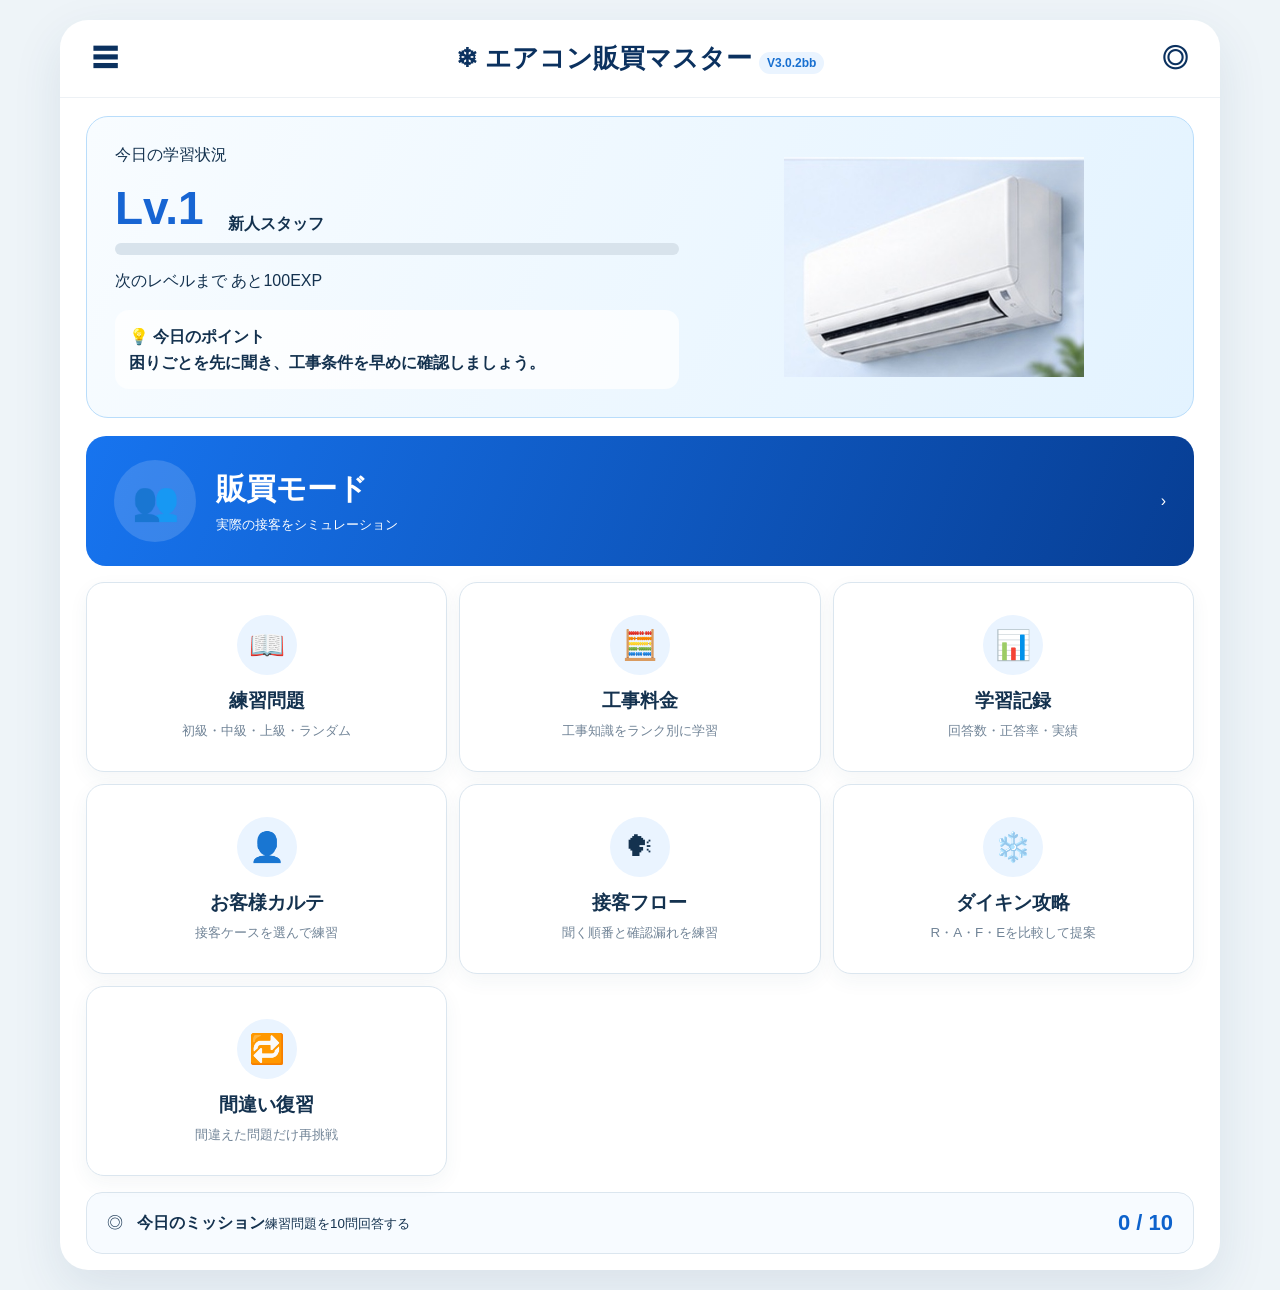
<file: index 2.html>
<!doctype html>
<html lang="ja">
<head>
<meta charset="utf-8">
<meta name="viewport" content="width=device-width,initial-scale=1,viewport-fit=cover">
<meta name="theme-color" content="#ffffff">
<title>エアコン販買マスター Pro V3.0.2bb</title>
<link rel="apple-touch-icon" sizes="180x180" href="risa-icon-v302b.png?v=3022">
<link rel="icon" type="image/png" href="risa-icon-v302b.png?v=3022">
<style>
:root{--navy:#0b315f;--blue:#116fe8;--text:#14324f;--muted:#718497;--line:#dbe6ef}
*{box-sizing:border-box}
body{margin:0;background:#eef4f8;color:var(--text);font-family:-apple-system,BlinkMacSystemFont,"Hiragino Kaku Gothic ProN","Yu Gothic",sans-serif}
button,input{font:inherit}button{cursor:pointer}.hidden{display:none!important}
.app{max-width:1180px;margin:auto;padding:18px}
.page{min-height:calc(100vh - 36px);background:#fff;border-radius:28px;overflow:hidden;box-shadow:0 18px 50px rgba(30,70,104,.1)}
.topbar,.subheader{height:78px;padding:0 26px;display:grid;grid-template-columns:auto 1fr auto;align-items:center;border-bottom:1px solid #edf1f5}
.brand{text-align:center;font-size:26px;font-weight:900;color:var(--navy)}.brand small{padding:4px 8px;border-radius:999px;background:#eaf4ff;color:#176fd0;font-size:12px}
.icon-button,.subheader button{border:0;background:transparent;color:var(--navy);font-size:26px;font-weight:900}.subheader h1{text-align:center;margin:0;font-size:24px}
.hero{margin:18px 26px;padding:28px;border:1px solid #b9ddfb;border-radius:22px;background:linear-gradient(115deg,#f8fcff,#e3f3ff);display:grid;grid-template-columns:1.1fr .9fr;gap:24px}
.level-line{display:flex;align-items:end;gap:24px;margin:15px 0 8px}.level-line strong{font-size:46px;color:#1765d3}
.progress{height:12px;background:#d8e3ec;border-radius:99px;overflow:hidden}.progress span{display:block;height:100%;width:0;background:linear-gradient(90deg,#248ef4,#0757bf)}
.tip{margin-top:18px;padding:14px;border-radius:14px;background:rgba(255,255,255,.75);font-weight:800;line-height:1.6}
.hero-image{display:grid;place-items:center}.hero-image img{width:100%;height:220px;object-fit:contain}
.main-banner{width:calc(100% - 52px);margin:0 26px 16px;padding:24px 28px;border:0;border-radius:20px;background:linear-gradient(110deg,#1774ef,#073e94);color:#fff;display:grid;grid-template-columns:auto 1fr auto;gap:20px;align-items:center;text-align:left}
.main-banner .round-icon{width:82px;height:82px;border-radius:50%;background:rgba(255,255,255,.15);display:grid;place-items:center;font-size:38px}.main-banner b{display:block;font-size:30px}.main-banner small{display:block;margin-top:6px}
.menu-grid{padding:0 26px;display:grid;grid-template-columns:repeat(3,1fr);gap:12px}
.menu-card{min-height:190px;padding:18px;border:1px solid var(--line);border-radius:18px;background:#fff;color:var(--text);box-shadow:0 7px 20px rgba(30,70,100,.05)}
.menu-icon{width:60px;height:60px;margin:auto auto 13px;border-radius:50%;display:grid;place-items:center;background:#eaf4ff;font-size:29px}.menu-card b{display:block;font-size:19px}.menu-card small{display:block;margin-top:8px;color:var(--muted)}
.mission{width:calc(100% - 52px);margin:16px 26px;padding:17px 20px;border:1px solid var(--line);border-radius:16px;background:#f7fbff;color:var(--text);display:grid;grid-template-columns:auto 1fr auto;gap:14px;align-items:center;text-align:left}.mission strong{font-size:22px;color:#0d62cc}
.rank-content,.quiz-content,.result-content,.history-content,.settings-content,.sales-content{padding:30px}
.rank-grid{max-width:780px;margin:24px auto;display:grid;grid-template-columns:1fr 1fr;gap:18px}
.rank-button{min-height:175px;padding:24px;border:1px solid var(--line);border-radius:20px;background:#fff;color:var(--text)}.rank-button span{display:block;font-size:40px}.rank-button b{display:block;margin-top:8px;font-size:25px}.rank-button small{display:block;margin-top:8px;color:var(--muted)}
.rank-button.beginner{background:#f3fbf4}.rank-button.middle{background:#f2f7ff}.rank-button.advanced{background:#fff4f4}.rank-button.random{background:#f7f3ff}
.quiz-content{max-width:900px;margin:auto}.quiz-meta{display:flex;justify-content:space-between;margin-bottom:12px}.quiz-meta span{padding:7px 12px;border-radius:999px;background:#eaf4ff;color:#176fd0;font-weight:900}
.question-card{padding:24px;border-radius:18px;background:#f1f8fc;font-size:23px;font-weight:900;line-height:1.55}
.choice-list{display:grid;grid-template-columns:1fr 1fr;gap:14px;margin-top:18px}
.choice{min-height:82px;padding:16px;border:1px solid #d5e3ec;border-radius:15px;background:#fff;text-align:left;color:var(--text);font-weight:800}.choice.correct{background:#e8f8ef;border-color:#4bb879}.choice.wrong{background:#fff0f0;border-color:#e26a6a}
.answer-result{margin-top:15px;padding:17px;border-radius:15px;background:#f6f9fb;line-height:1.6}.next-button{width:100%;margin-top:16px;min-height:55px;border:0;border-radius:13px;background:#116fe8;color:#fff;font-weight:900}
.result-content{max-width:650px;margin:auto}.result-card{text-align:center;padding:36px;border-radius:22px;background:#f5faff}.result-card strong{display:block;margin:15px 0;font-size:52px;color:#176fd0}
.sales-stepper{display:grid;grid-template-columns:repeat(3,1fr);gap:8px;margin-bottom:18px}.sales-stepper span{height:8px;border-radius:99px;background:#dbe6ef}.sales-stepper span.active{background:#1675e8}
.sales-layout{display:grid;grid-template-columns:.8fr 1.2fr;gap:20px}.sales-customer-card,.sales-question-card{border:1px solid var(--line);border-radius:20px;padding:22px}.sales-avatar{font-size:78px;text-align:center;padding:22px;border-radius:18px;background:#eff7fc}
.sales-facts{display:grid;grid-template-columns:1fr 1fr;gap:8px;margin-top:14px}.sales-facts div{padding:10px;border-radius:10px;background:#f5f9fb;font-size:13px}.sales-speech{margin-top:14px;padding:14px;border-radius:14px;background:#f3f8fb;font-weight:800}
.history-summary{display:grid;grid-template-columns:repeat(3,1fr);gap:12px}.history-summary div{padding:22px;border-radius:18px;background:#f5faff;text-align:center}.history-summary strong{display:block;font-size:30px;color:#176fd0}.history-row{padding:15px;border:1px solid var(--line);border-radius:14px;margin-top:10px}
.settings-content{max-width:620px;margin:auto}.settings-row{display:grid;grid-template-columns:1fr auto;gap:10px}.settings-row input{min-height:50px;padding:0 14px;border:1px solid #cedde8;border-radius:12px}.settings-row button{border:0;border-radius:12px;background:#116fe8;color:#fff;padding:0 20px;font-weight:900}

.flow-intro{max-width:820px;margin:0 auto 20px;padding:20px;border-radius:18px;background:#f2f8fc;line-height:1.7}
.flow-case-grid{display:grid;grid-template-columns:repeat(3,1fr);gap:14px;max-width:1000px;margin:auto}
.flow-case{padding:20px;border:1px solid var(--line);border-radius:18px;background:#fff;text-align:left;color:var(--text)}
.flow-case span{display:block;font-size:42px;text-align:center;margin-bottom:12px}
.flow-case b{display:block;font-size:18px;margin-bottom:7px}
.flow-case small{color:var(--muted);line-height:1.5}
.flow-stage{max-width:900px;margin:auto}
.flow-customer{padding:20px;border-radius:18px;background:#eef7fc;margin-bottom:16px}
.flow-customer strong{display:block;font-size:21px;margin-bottom:7px}
.flow-step-label{display:inline-block;padding:6px 11px;border-radius:99px;background:#eaf4ff;color:#176fd0;font-weight:900;margin-bottom:12px}
.flow-question{font-size:23px;font-weight:900;line-height:1.55;padding:22px;border-radius:18px;background:#f7fafc}
.flow-result-grid{display:grid;grid-template-columns:repeat(4,1fr);gap:10px;margin:18px 0}
.flow-score-card{padding:16px;border-radius:15px;background:#f3f8fb;text-align:center}
.flow-score-card strong{display:block;font-size:28px;color:#176fd0;margin-top:5px}
.flow-checks{display:grid;grid-template-columns:1fr 1fr;gap:14px;margin-top:16px}
.flow-check-box{padding:18px;border-radius:16px;background:#f7fafc}
.flow-check-box h3{margin:0 0 10px}
.flow-check-box p{margin:7px 0;line-height:1.5}
.flow-manager-comment{margin-top:16px;padding:18px;border-left:5px solid #176fd0;border-radius:12px;background:#eef7ff;line-height:1.7}

.daikin-wrap{padding:30px}
.daikin-note{max-width:980px;margin:0 auto 18px;padding:16px;border-radius:15px;background:#fff8e8;border:1px solid #f1d28b;line-height:1.6}
.series-tabs{display:grid;grid-template-columns:repeat(4,1fr);gap:10px;max-width:980px;margin:0 auto 18px}
.series-tab{padding:16px;border:1px solid var(--line);border-radius:15px;background:#fff;font-weight:900;color:var(--text)}
.series-tab.active{background:#116fe8;color:#fff;border-color:#116fe8}
.series-panel{max-width:980px;margin:auto}
.series-hero{padding:24px;border-radius:20px;background:linear-gradient(120deg,#f5fbff,#eaf4ff);border:1px solid #c9e3f7}
.series-hero h2{margin:0 0 8px;font-size:30px;color:#0b315f}
.series-tag{display:inline-block;padding:6px 11px;border-radius:999px;background:#fff;color:#176fd0;font-weight:900;margin-bottom:10px}
.series-grid{display:grid;grid-template-columns:1fr 1fr;gap:14px;margin-top:16px}
.series-card{padding:18px;border:1px solid var(--line);border-radius:16px;background:#fff}
.series-card h3{margin:0 0 10px;color:#0b315f}
.series-card p,.series-card li{line-height:1.7}
.compare-table{width:100%;border-collapse:collapse;margin-top:14px;font-size:14px}
.compare-table th,.compare-table td{border:1px solid #dbe6ef;padding:11px;text-align:left;vertical-align:top}
.compare-table th{background:#eef6fb}
.daikin-diagnosis{max-width:980px;margin:24px auto;padding:20px;border-radius:18px;background:#f7fafc}
.diagnosis-grid{display:grid;grid-template-columns:repeat(2,1fr);gap:12px}
.diagnosis-btn{padding:18px;border:1px solid var(--line);border-radius:15px;background:#fff;text-align:left;color:var(--text);font-weight:800}
.diagnosis-result{margin-top:15px;padding:18px;border-radius:15px;background:#eaf4ff;line-height:1.7}
.daikin-quiz{max-width:980px;margin:24px auto}

.feature-panel{max-width:980px;margin:0 auto 22px;padding:22px;border:1px solid var(--line);border-radius:20px;background:#fff}
.feature-panel h2{margin:0 0 8px;color:#0b315f}
.feature-lead{line-height:1.7;margin-bottom:18px}
.diagram-compare{display:grid;grid-template-columns:1fr auto 1fr;gap:14px;align-items:center}
.diagram-box{padding:18px;border-radius:18px;background:#f7fafc;border:1px solid #dbe6ef;min-height:220px}
.diagram-box.good{background:#edf8ff;border-color:#9ed2f3}
.diagram-title{font-weight:900;font-size:18px;margin-bottom:12px}
.diagram-arrow{font-size:30px;color:#176fd0;font-weight:900}
.diagram-flow{display:grid;gap:10px}
.flow-node{padding:12px;border-radius:12px;background:#fff;border:1px solid #cddde8;text-align:center;font-weight:800}
.flow-node.blue{background:#e9f5ff;border-color:#8fc9f1}
.flow-node.yellow{background:#fff8df;border-color:#efcf6a}
.flow-node.green{background:#edf9f0;border-color:#88c99a}
.flow-link{text-align:center;color:#176fd0;font-size:22px;font-weight:900}
.airflow-room{position:relative;height:180px;border:2px solid #bdd7e7;border-radius:16px;background:linear-gradient(#fbfdff,#eff7fb);overflow:hidden}
.aircon-unit{position:absolute;top:14px;left:20px;width:105px;height:34px;border-radius:8px;background:#fff;border:2px solid #96b3c5;text-align:center;padding-top:7px;font-size:12px;font-weight:900}
.person-icon{position:absolute;bottom:20px;right:35px;font-size:48px}
.wind-direct,.wind-wide{position:absolute;top:54px;left:105px;font-size:56px;color:#42a5f5;transform:rotate(10deg)}
.wind-wide{top:37px;left:100px;transform:rotate(-12deg)}
.compressor-vis{display:flex;align-items:center;justify-content:center;gap:22px;min-height:150px}
.comp-part{width:92px;height:92px;border-radius:50%;border:10px solid #8dc9ed;display:grid;place-items:center;font-weight:900;background:#fff}
.comp-arrow{font-size:34px;color:#176fd0}
.feature-talk{margin-top:16px;padding:17px;border-left:5px solid #176fd0;border-radius:12px;background:#eef7ff;line-height:1.7}
.feature-caution{margin-top:12px;padding:14px;border-radius:12px;background:#fff8e8;border:1px solid #f1d28b;line-height:1.6}
.feature-close{margin-top:14px;width:100%;padding:14px;border:0;border-radius:12px;background:#0b315f;color:#fff;font-weight:900}
@media(max-width:767px){
 .diagram-compare{grid-template-columns:1fr}
 .diagram-arrow{transform:rotate(90deg);text-align:center}
 .diagram-box{min-height:auto}
}

@media(max-width:767px){
 .daikin-wrap{padding:20px 15px}
 .series-tabs{grid-template-columns:1fr 1fr}
 .series-grid,.diagnosis-grid{grid-template-columns:1fr}
 .compare-table{font-size:12px}
 .compare-table th,.compare-table td{padding:8px}
}

@media(max-width:767px){
 .flow-case-grid{grid-template-columns:1fr}
 .flow-result-grid{grid-template-columns:1fr 1fr}
 .flow-checks{grid-template-columns:1fr}
 .flow-question{font-size:20px}
}

@media(max-width:767px){.app{padding:0}.page{min-height:100vh;border-radius:0}.topbar,.subheader{height:72px;padding:0 15px}.brand{font-size:20px}.hero{margin:12px 14px;padding:20px;grid-template-columns:1fr}.hero-image{display:none}.main-banner{width:calc(100% - 28px);margin:0 14px 12px;padding:18px}.menu-grid{padding:0 14px;grid-template-columns:1fr 1fr;gap:9px}.menu-card{min-height:165px;padding:13px}.menu-card:last-child{grid-column:1/-1}.mission{width:calc(100% - 28px);margin:12px 14px}.rank-content,.quiz-content,.result-content,.history-content,.settings-content,.sales-content{padding:20px 15px}.rank-grid{gap:10px}.rank-button{min-height:135px;padding:15px}.choice-list,.sales-layout{grid-template-columns:1fr}.question-card{font-size:20px}.history-summary{grid-template-columns:1fr 1fr}}
@media(min-width:768px) and (max-width:1366px){.app{max-width:none;width:100%;padding:20px}.page{max-width:1160px;margin:auto}.sales-layout{grid-template-columns:.75fr 1.25fr}}
</style>
</head>
<body>
<div class="app">
<section id="home" class="page">
<header class="topbar"><button class="icon-button" onclick="openSettings()">☰</button><div class="brand">❄ エアコン販買マスター <small>V3.0.2bb</small></div><button class="icon-button" onclick="openMission()">◎</button></header>
<section class="hero"><div><div id="helloText">今日の学習状況</div><div class="level-line"><strong id="levelText">Lv.1</strong><b id="rankText">新人スタッフ</b></div><div class="progress"><span id="expBar"></span></div><p id="expText">次のレベルまで あと100EXP</p><div class="tip">💡 今日のポイント<br>困りごとを先に聞き、工事条件を早めに確認しましょう。</div></div><div class="hero-image"><img src="hero-aircon.jpg" alt=""></div></section>
<button class="main-banner" onclick="startSales()"><span class="round-icon">👥</span><span><b>販買モード</b><small>実際の接客をシミュレーション</small></span><span>›</span></button>
<div class="menu-grid">
<button class="menu-card" onclick="openRank('practice')"><span class="menu-icon">📖</span><b>練習問題</b><small>初級・中級・上級・ランダム</small></button>
<button class="menu-card" onclick="openRank('price')"><span class="menu-icon">🧮</span><b>工事料金</b><small>工事知識をランク別に学習</small></button>
<button class="menu-card" onclick="showHistory()"><span class="menu-icon">📊</span><b>学習記録</b><small>回答数・正答率・実績</small></button><button class="menu-card" onclick="showCases()"><span class="menu-icon">👤</span><b>お客様カルテ</b><small>接客ケースを選んで練習</small></button>
<button class="menu-card flow-home-card" onclick="openFlowMenu()">
  <span class="menu-icon">🗣</span>
  <b>接客フロー</b>
  <small>聞く順番と確認漏れを練習</small>
</button>
<button class="menu-card" onclick="openDaikin()">
  <span class="menu-icon">❄️</span>
  <b>ダイキン攻略</b>
  <small>R・A・F・Eを比較して提案</small>
</button>
<button class="menu-card" onclick="startReview()"><span class="menu-icon">🔁</span><b>間違い復習</b><small>間違えた問題だけ再挑戦</small></button>
</div>
<button class="mission" onclick="openMission()"><span>◎</span><span><b>今日のミッション</b><small>販買モードを3件実施する</small></span><strong id="missionCount">0 / 3</strong></button>
</section>

<section id="rank" class="page hidden"><header class="subheader"><button onclick="show('home')">‹</button><h1 id="rankTitle">ランク選択</h1><span></span></header><div class="rank-content"><div class="rank-grid">
<button class="rank-button beginner" onclick="startQuiz('初級')"><span>🟢</span><b>初級</b><small id="beginnerCount"></small></button>
<button class="rank-button middle" onclick="startQuiz('中級')"><span>🔵</span><b>中級</b><small id="middleCount"></small></button>
<button class="rank-button advanced" onclick="startQuiz('上級')"><span>🔴</span><b>上級</b><small id="advancedCount"></small></button>
<button class="rank-button random" onclick="startQuiz('ランダム')"><span>🟣</span><b>ランダム</b><small id="randomCount"></small></button>
</div></div></section>

<section id="quiz" class="page hidden"><header class="subheader"><button onclick="show('rank')">‹</button><h1 id="quizTitle">練習問題</h1><button onclick="show('home')">終了</button></header><div class="quiz-content"><div class="quiz-meta"><span id="rankBadge"></span><b id="quizProgress"></b></div><div id="questionText" class="question-card"></div><div id="choiceList" class="choice-list"></div><div id="answerResult" class="answer-result hidden"></div><button id="nextButton" class="next-button hidden" onclick="nextQuestion()">次の問題</button></div></section>

<section id="sales" class="page hidden"><header class="subheader"><button onclick="show('home')">‹</button><h1>販買モード</h1><button onclick="show('home')">終了</button></header><div class="sales-content"><div id="salesStepper" class="sales-stepper"></div><div class="sales-layout"><div id="salesCustomer" class="sales-customer-card"></div><div class="sales-question-card"><h2 id="salesQuestion"></h2><div id="salesChoices" class="choice-list"></div><div id="salesFeedback" class="answer-result hidden"></div></div></div></div></section>

<section id="mission" class="page hidden"><header class="subheader"><button onclick="show('home')">‹</button><h1>今日のミッション</h1><span></span></header><div class="result-content"><div class="result-card"><span>今日の目標</span><strong id="missionDetail">0 / 3</strong><p>販買モードを3件実施する</p></div><div class="progress"><span id="missionBar"></span></div><button class="next-button" onclick="startSales()">販買モードを始める</button></div></section>

<section id="result" class="page hidden"><header class="subheader"><button onclick="show('home')">‹</button><h1>結果</h1><span></span></header><div class="result-content"><div class="result-card"><span>今回の成績</span><strong id="resultScore"></strong><p id="resultMessage"></p></div><button class="next-button" onclick="show('home')">ホームへ戻る</button></div></section>

<section id="history" class="page hidden"><header class="subheader"><button onclick="show('home')">‹</button><h1>学習記録</h1><span></span></header><div id="historyContent" class="history-content"></div></section>


<section id="cases" class="page hidden"><header class="subheader"><button onclick="show('home')">‹</button><h1>お客様カルテ</h1><span></span></header><div class="history-content"><div id="caseGrid" class="rank-grid"></div></div></section>

<section id="flowMenu" class="page hidden">
  <header class="subheader">
    <button onclick="show('home')">‹</button>
    <h1>接客フロー</h1>
    <span></span>
  </header>
  <div class="rank-content">
    <div class="flow-intro">
      お客様の希望を聞きながら、接客で必要な確認を順番に選びます。
      最後にヒアリング・工事確認・提案・説明の4項目で採点します。
    </div>
    <div id="flowCaseGrid" class="flow-case-grid"></div>
  </div>
</section>

<section id="flowPlay" class="page hidden">
  <header class="subheader">
    <button onclick="openFlowMenu()">‹</button>
    <h1 id="flowTitle">接客フロー</h1>
    <button onclick="show('home')">終了</button>
  </header>
  <div class="quiz-content flow-stage">
    <div class="flow-customer" id="flowCustomer"></div>
    <div class="flow-step-label" id="flowStepLabel">STEP 1</div>
    <div class="flow-question" id="flowQuestion"></div>
    <div id="flowChoices" class="choice-list"></div>
    <div id="flowFeedback" class="answer-result hidden"></div>
    <button id="flowNextButton" class="next-button hidden" onclick="nextFlowStep()">次へ</button>
  </div>
</section>

<section id="flowResult" class="page hidden">
  <header class="subheader">
    <button onclick="show('home')">‹</button>
    <h1>店長チェック</h1>
    <span></span>
  </header>
  <div class="result-content">
    <div class="result-card">
      <span>総合評価</span>
      <strong id="flowTotalScore">0点</strong>
      <p id="flowRankText"></p>
    </div>
    <div id="flowScoreGrid" class="flow-result-grid"></div>
    <div class="flow-checks">
      <div class="flow-check-box">
        <h3>✅ 良かった点</h3>
        <div id="flowGoodList"></div>
      </div>
      <div class="flow-check-box">
        <h3>⚠ 次回の改善点</h3>
        <div id="flowImproveList"></div>
      </div>
    </div>
    <div class="flow-manager-comment" id="flowManagerComment"></div>
    <button class="next-button" onclick="openFlowMenu()">別のケースに挑戦</button>
    <button class="next-button" onclick="show('home')">ホームへ戻る</button>
  </div>
</section>


<section id="daikin" class="page hidden">
  <header class="subheader">
    <button onclick="show('home')">‹</button>
    <h1>ダイキン攻略</h1>
    <span></span>
  </header>
  <div class="daikin-wrap">
    <div class="daikin-note">
      2026年量販モデルのR・A・F・Eを、接客で使いやすい形に整理しています。
      搭載機能は能力帯・型番で異なる場合があるため、最終案内は該当型番のカタログで確認してください。
    </div>

    <div class="series-card" style="max-width:980px;margin:0 auto 18px">
      <h3 style="margin-top:0">図解で学ぶダイキン機能</h3>
      <div class="diagnosis-grid">
        <button class="diagnosis-btn" onclick="showDaikinFeature('premium')">❄️ プレミアム冷房</button>
        <button class="diagnosis-btn" onclick="showDaikinFeature('airflow')">🌬 風ないス運転</button>
        <button class="diagnosis-btn" onclick="showDaikinFeature('streamer')">✨ ストリーマ</button>
        <button class="diagnosis-btn" onclick="showDaikinFeature('compressor')">⚙️ スイングコンプレッサー</button>
        <button class="diagnosis-btn" onclick="showDaikinFeature('patrol')">🌡 室温パトロール</button>
        <button class="diagnosis-btn" onclick="showDaikinFeature('dehumidify')">💧 さらら除湿</button>
      </div>
    </div>

    <div id="daikinFeaturePanel" class="feature-panel hidden"></div>

    <div class="series-tabs">
      <button class="series-tab active" onclick="showDaikinSeries('R',this)">Rシリーズ</button>
      <button class="series-tab" onclick="showDaikinSeries('A',this)">Aシリーズ</button>
      <button class="series-tab" onclick="showDaikinSeries('F',this)">Fシリーズ</button>
      <button class="series-tab" onclick="showDaikinSeries('E',this)">Eシリーズ</button>
    </div>

    <div id="daikinSeriesPanel" class="series-panel"></div>

    <div class="daikin-diagnosis">
      <h2>お客様タイプ別シリーズ診断</h2>
      <div class="diagnosis-grid">
        <button class="diagnosis-btn" onclick="diagnoseDaikin('highest')">👑 長時間使う・快適性を最優先</button>
        <button class="diagnosis-btn" onclick="diagnoseDaikin('comfort')">😊 快適機能は欲しいが加湿は不要</button>
        <button class="diagnosis-btn" onclick="diagnoseDaikin('balance')">⚖️ 価格と快適性のバランス重視</button>
        <button class="diagnosis-btn" onclick="diagnoseDaikin('simple')">💰 シンプル・価格重視</button>
      </div>
      <div id="daikinDiagnosisResult" class="diagnosis-result hidden"></div>
    </div>

    <div class="daikin-quiz">
      <h2>シリーズ提案ミニテスト</h2>
      <div id="daikinQuizQuestion" class="question-card"></div>
      <div id="daikinQuizChoices" class="choice-list"></div>
      <div id="daikinQuizFeedback" class="answer-result hidden"></div>
      <button id="daikinQuizNext" class="next-button hidden" onclick="nextDaikinQuiz()">次の問題</button>
    </div>
  </div>
</section>

<section id="settings" class="page hidden"><header class="subheader"><button onclick="show('home')">‹</button><h1>設定</h1><span></span></header><div class="settings-content"><label>使う人の名前</label><div class="settings-row"><input id="nameInput" maxlength="20"><button onclick="saveName()">保存</button></div></div></section>
</div>

<script>
const DATA={"practice":[{"id":"v17-001","level":"初級","category":"基礎・工事","q":"【買い替え】APFは何を表す数値ですか？","choices":["年間を通した省エネ性能","冷房能力だけ","室外機の大きさ","配管の長さ"],"answer":0,"ex":"APFは通年エネルギー消費効率で、年間を通した省エネ性能の目安です。 買い替えでは、既存機の取り外し・配管・電源・設置状況を確認します。"},{"id":"v17-002","level":"初級","category":"基礎・工事","q":"【買い替え】2.2kWは一般に何畳用の目安ですか？","choices":["6畳","8畳","10畳","14畳"],"answer":0,"ex":"2.2kWは一般に主として6畳用の目安です。 買い替えでは、既存機の取り外し・配管・電源・設置状況を確認します。"},{"id":"v17-003","level":"初級","category":"基礎・工事","q":"【買い替え】2.5kWは一般に何畳用の目安ですか？","choices":["8畳","6畳","10畳","14畳"],"answer":0,"ex":"2.5kWは一般に主として8畳用の目安です。 買い替えでは、既存機の取り外し・配管・電源・設置状況を確認します。"},{"id":"v17-004","level":"初級","category":"基礎・工事","q":"【買い替え】2.8kWは一般に何畳用の目安ですか？","choices":["10畳","6畳","8畳","18畳"],"answer":0,"ex":"2.8kWは一般に主として10畳用の目安です。 買い替えでは、既存機の取り外し・配管・電源・設置状況を確認します。"},{"id":"v17-005","level":"初級","category":"基礎・工事","q":"【買い替え】4.0kWは一般に何畳用の目安ですか？","choices":["14畳","10畳","18畳","23畳"],"answer":0,"ex":"4.0kWは一般に主として14畳用の目安です。 買い替えでは、既存機の取り外し・配管・電源・設置状況を確認します。"},{"id":"v17-006","level":"初級","category":"基礎・工事","q":"【買い替え】室内機の結露水を屋外へ流す部材は？","choices":["ドレンホース","冷媒管","VVFケーブル","アース線"],"answer":0,"ex":"ドレンホースが結露水を屋外へ排出します。 買い替えでは、既存機の取り外し・配管・電源・設置状況を確認します。"},{"id":"v17-007","level":"初級","category":"基礎・工事","q":"【買い替え】冷媒配管の役割は？","choices":["室内機と室外機の間で冷媒を循環させる","結露水を排出する","電源を供給する","室外機を固定する"],"answer":0,"ex":"冷媒配管は室内機と室外機の間で冷媒を循環させます。 買い替えでは、既存機の取り外し・配管・電源・設置状況を確認します。"},{"id":"v17-008","level":"初級","category":"基礎・工事","q":"【買い替え】専用回路とは？","choices":["エアコンだけに使う電気回路","照明と共用する回路","テレビ専用回路","屋外専用回路"],"answer":0,"ex":"エアコンだけに使用する専用の回路です。 買い替えでは、既存機の取り外し・配管・電源・設置状況を確認します。"},{"id":"v17-009","level":"初級","category":"基礎・工事","q":"【買い替え】アースの主な目的は？","choices":["漏電時の感電リスクを抑える","冷房能力を上げる","運転音を下げる","通信速度を上げる"],"answer":0,"ex":"漏電時に電気を逃がし、感電リスクを抑えます。 買い替えでは、既存機の取り外し・配管・電源・設置状況を確認します。"},{"id":"v17-010","level":"初級","category":"基礎・工事","q":"【買い替え】室外機を地面やベランダへ通常設置する方法は？","choices":["平地置き","壁面置き","天吊り","屋根置き"],"answer":0,"ex":"地面やベランダへの通常設置は平地置きです。 買い替えでは、既存機の取り外し・配管・電源・設置状況を確認します。"},{"id":"v17-011","level":"初級","category":"基礎・工事","q":"【買い替え】配管を保護し見た目を整える部材は？","choices":["化粧カバー","分配器","アンテナ線","排気ダクト"],"answer":0,"ex":"配管化粧カバーは配管を保護し外観も整えます。 買い替えでは、既存機の取り外し・配管・電源・設置状況を確認します。"},{"id":"v17-012","level":"初級","category":"基礎・工事","q":"【買い替え】隠ぺい配管とは？","choices":["壁や天井内部を通る配管","窓から垂らす配管","室外機上の配管","排水専用配管"],"answer":0,"ex":"壁や天井内部に通された配管です。 買い替えでは、既存機の取り外し・配管・電源・設置状況を確認します。"},{"id":"v17-013","level":"初級","category":"基礎・工事","q":"【買い替え】買い替え時に最初に確認したいことは？","choices":["既設エアコンの取り外し有無","テレビのサイズ","冷蔵庫の容量","Wi-Fi速度"],"answer":0,"ex":"取り外し、リサイクル、設置状況を確認します。 買い替えでは、既存機の取り外し・配管・電源・設置状況を確認します。"},{"id":"v17-014","level":"初級","category":"基礎・工事","q":"【新規設置】新規穴あけ時に確認したい建物情報は？","choices":["着工年月日","郵便受けの色","テレビメーカー","家族人数だけ"],"answer":0,"ex":"石綿事前調査の判断に着工年月日が重要です。 新規設置では、専用回路・穴あけ・室外機置場を特に確認します。"},{"id":"v17-015","level":"初級","category":"基礎・工事","q":"【新規設置】高所作業の可能性がある場合に必要なことは？","choices":["作業スペースとハシゴ設置場所の確認","当日まで確認しない","無料と断言する","必ず脚立で施工できると伝える"],"answer":0,"ex":"安全な作業条件を事前に確認します。 新規設置では、専用回路・穴あけ・室外機置場を特に確認します。"},{"id":"v17-016","level":"初級","category":"基礎・工事","q":"【新規設置】標準工事料金を案内する時の適切な説明は？","choices":["現場条件で追加工事が変わるため概算と伝える","追加料金は絶対ないと伝える","表示金額だけで必ず終わると伝える","工事内容を確認しない"],"answer":0,"ex":"店頭案内は概算で、最終金額は現地確認後に確定します。 新規設置では、専用回路・穴あけ・室外機置場を特に確認します。"},{"id":"v17-017","level":"初級","category":"基礎・工事","q":"【新規設置】室外機置場として確認する内容は？","choices":["地面・ベランダ・屋根・壁面など","壁紙の色だけ","カーテンの柄","テレビ台の高さ"],"answer":0,"ex":"設置方法によって料金と施工条件が変わります。 新規設置では、専用回路・穴あけ・室外機置場を特に確認します。"},{"id":"v17-018","level":"初級","category":"基礎・工事","q":"【買い替え】100V機から200V機への変更で確認するものは？","choices":["電圧切替とコンセント形状","ドレンホースの色","リモコン電池","室内機の色"],"answer":0,"ex":"分電盤側の電圧と対応コンセントを確認します。 買い替えでは、既存機の取り外し・配管・電源・設置状況を確認します。"},{"id":"v17-019","level":"初級","category":"基礎・工事","q":"【新規設置】工事写真で優先して見たい場所は？","choices":["室内機周辺・コンセント・室外機置場・配管穴","テレビ画面","冷蔵庫内部","玄関マット"],"answer":0,"ex":"設置、電源、配管、室外機条件が分かる写真が有効です。 新規設置では、専用回路・穴あけ・室外機置場を特に確認します。"},{"id":"v17-020","level":"初級","category":"基礎・工事","q":"【買い替え】配管カバー希望を確認するタイミングは？","choices":["工事受付時","工事完了後だけ","配送後だけ","修理受付時だけ"],"answer":0,"ex":"受付時に室内外、色、経路を確認します。 買い替えでは、既存機の取り外し・配管・電源・設置状況を確認します。"},{"id":"v17-021","level":"初級","category":"電気","q":"【買い替え】200Vエアコン設置時に確認する組み合わせは？","choices":["専用回路・電圧・コンセント形状","室内カバー色だけ","ドレン長だけ","リモコンホルダー"],"answer":0,"ex":"専用回路、分電盤側電圧、コンセント形状を確認します。 買い替えでは、取り外し・既存配管・電源・設置状況を確認します。","scenarioType":"replacement"},{"id":"v17-022","level":"初級","category":"電気","q":"専用回路の有無が不明な時の対応は？","choices":["現地確認が必要と伝える","あると断言する","延長コードで対応する","確認せず工事可能と伝える"],"answer":0,"ex":"不明な場合は断定せず現地確認とします。"},{"id":"v17-023","level":"初級","category":"電気","q":"エアコンに延長コードを使う案内は適切ですか？","choices":["適切ではない","必ず適切","200Vなら適切","寝室なら適切"],"answer":0,"ex":"エアコンは専用回路・専用コンセント使用が基本です。"},{"id":"v17-024","level":"初級","category":"電気","q":"ブレーカー容量だけで設置可否を断定できますか？","choices":["断定できない","必ずできる","30Aなら不可","40Aなら必ず可"],"answer":0,"ex":"契約容量、回路、分電盤、他の使用機器などを確認します。"},{"id":"v17-025","level":"初級","category":"電気","q":"【買い替え】コンセント写真だけで専用回路と断定できますか？","choices":["断定できない","必ずできる","色で分かる","位置だけで分かる"],"answer":0,"ex":"分電盤や配線状況も確認が必要です。 買い替えでは、取り外し・既存配管・電源・設置状況を確認します。","scenarioType":"replacement"},{"id":"v17-026","level":"初級","category":"電気","q":"【買い替え】200V用コンセントへ100V機をそのまま接続できますか？","choices":["できない","必ずできる","変換プラグで可能","延長コードで可能"],"answer":0,"ex":"機器の定格電圧に合わせた電源が必要です。 買い替えでは、取り外し・既存配管・電源・設置状況を確認します。","scenarioType":"replacement"},{"id":"v17-027","level":"初級","category":"電気","q":"電圧切替は誰が行いますか？","choices":["有資格者による電気工事","お客様自身","販売員","配送員なら誰でも"],"answer":0,"ex":"電圧切替は有資格者による電気工事です。"},{"id":"v17-028","level":"初級","category":"電気","q":"【新規設置】専用回路増設で確認することは？","choices":["分電盤から設置場所までの経路","本体色","カーテン色","テレビ端子"],"answer":0,"ex":"配線経路や分電盤の空きなどを確認します。 新規設置では、専用回路・穴あけ・室外機置場などを確認します。","scenarioType":"new"},{"id":"v17-029","level":"初級","category":"電気","q":"アース端子がない場合の案内は？","choices":["現地で電気工事の要否を確認する","不要と断言する","延長コードを使う","何もしない"],"answer":0,"ex":"設置条件に応じてアース工事の要否を確認します。"},{"id":"v17-030","level":"初級","category":"電気","q":"電源プラグ形状が合わない時の対応は？","choices":["電圧・回路を確認し適切な電気工事を案内","削って差す","変換だけで済ませる","無理に差し込む"],"answer":0,"ex":"電圧と回路を確認し、必要な電気工事を行います。"},{"id":"v17-031","level":"初級","category":"工事料金","q":"【新規設置】2.2～3.6kWの標準工事の料金はいくらですか？","choices":["19,250円","20,350円","21,450円","23,650円"],"answer":1,"ex":"2.2～3.6kWの標準工事は税込20,350円です。 新規設置では、専用回路・穴あけ・室外機置場を特に確認します。"},{"id":"v17-032","level":"初級","category":"工事料金","q":"【買い替え】4.0～5.6kWの標準工事の料金はいくらですか？","choices":["23,650円","24,750円","25,850円","28,050円"],"answer":1,"ex":"4.0～5.6kWの標準工事は税込24,750円です。 買い替えでは、既存機の取り外し・配管・電源・設置状況を確認します。"},{"id":"v17-033","level":"初級","category":"工事料金","q":"【買い替え】6.3kW以上の標準工事の料金はいくらですか？","choices":["26,950円","28,050円","29,150円","31,350円"],"answer":1,"ex":"6.3kW以上の標準工事は税込28,050円です。 買い替えでは、既存機の取り外し・配管・電源・設置状況を確認します。"},{"id":"v17-034","level":"初級","category":"工事料金","q":"【買い替え】内機2階・外機1階の料金はいくらですか？","choices":["18,700円","19,800円","20,900円","23,100円"],"answer":1,"ex":"内機2階・外機1階は税込19,800円です。 買い替えでは、既存機の取り外し・配管・電源・設置状況を確認します。"},{"id":"v17-035","level":"初級","category":"工事料金","q":"【買い替え】内機3階・外機1階の料金はいくらですか？","choices":["35,200円","36,300円","37,400円","39,600円"],"answer":1,"ex":"内機3階・外機1階は税込36,300円です。 買い替えでは、既存機の取り外し・配管・電源・設置状況を確認します。"},{"id":"v17-036","level":"初級","category":"工事料金","q":"【新規設置】隠ぺい配管の料金はいくらですか？","choices":["7,700円","8,800円","9,900円","12,100円"],"answer":1,"ex":"隠ぺい配管は税込8,800円です。 新規設置では、専用回路・穴あけ・室外機置場を特に確認します。"},{"id":"v17-037","level":"初級","category":"工事料金","q":"【新規設置】ソフトドレン取付の料金はいくらですか？","choices":["6,600円","7,700円","8,800円","11,000円"],"answer":1,"ex":"ソフトドレン取付は税込7,700円です。 新規設置では、専用回路・穴あけ・室外機置場を特に確認します。"},{"id":"v17-038","level":"初級","category":"工事料金","q":"【新規設置】屋内壁貫通の料金はいくらですか？","choices":["5,500円","6,600円","7,700円","9,900円"],"answer":1,"ex":"屋内壁貫通は税込6,600円です。 新規設置では、専用回路・穴あけ・室外機置場を特に確認します。"},{"id":"v17-039","level":"初級","category":"工事料金","q":"【買い替え】立ち上げ工事（配管4m）の料金はいくらですか？","choices":["8,800円","9,900円","11,000円","13,200円"],"answer":1,"ex":"立ち上げ工事（配管4m）は税込9,900円です。 買い替えでは、既存機の取り外し・配管・電源・設置状況を確認します。"},{"id":"v17-041","level":"初級","category":"メーカー","q":"【買い替え】ストリーマを比較軸にしやすいメーカーは？","choices":["ダイキン","日立","三菱電機","SHARP"],"answer":0,"ex":"ストリーマはダイキンの代表的な空気・清潔技術です。 買い替えでは、既存機の取り外し・配管・電源・設置状況を確認します。"},{"id":"v17-042","level":"初級","category":"メーカー","q":"【新規設置】空調専業メーカーとしての安心感を重視するお客様に比較候補として提案しやすいのは？","choices":["ダイキン","東芝","日立","SHARP"],"answer":0,"ex":"ダイキンは空調専業メーカーとして比較候補にしやすいメーカーです。 新規設置では、専用回路・穴あけ・室外機置場を特に確認します。"},{"id":"v17-043","level":"初級","category":"メーカー","q":"【買い替え】凍結洗浄を比較軸にしやすいメーカーは？","choices":["日立","ダイキン","三菱電機","東芝"],"answer":0,"ex":"凍結洗浄は日立の代表的な清潔機能です。 買い替えでは、既存機の取り外し・配管・電源・設置状況を確認します。"},{"id":"v17-044","level":"初級","category":"メーカー","q":"【買い替え】熱交換器やファンの清潔機能を重視するお客様に比較候補として提案しやすいのは？","choices":["日立","SHARP","三菱電機","東芝"],"answer":0,"ex":"日立は内部清潔機能を比較軸にしやすいメーカーです。 買い替えでは、既存機の取り外し・配管・電源・設置状況を確認します。"},{"id":"v17-045","level":"初級","category":"メーカー","q":"【新規設置】ムーブアイ系センサーを比較軸にしやすいメーカーは？","choices":["三菱電機","ダイキン","日立","東芝"],"answer":0,"ex":"ムーブアイは三菱電機の代表的なセンサー技術です。 新規設置では、専用回路・穴あけ・室外機置場を特に確認します。"},{"id":"v17-046","level":"初級","category":"メーカー","q":"【新規設置】家族の暑がり・寒がりの差へ気流提案しやすいメーカーは？","choices":["三菱電機","日立","SHARP","東芝"],"answer":0,"ex":"三菱電機はセンサーと気流制御を比較軸にしやすいメーカーです。 新規設置では、専用回路・穴あけ・室外機置場を特に確認します。"},{"id":"v17-047","level":"初級","category":"メーカー","q":"【買い替え】熱交換器加熱除菌を比較軸にしやすいメーカーは？","choices":["富士通ゼネラル","日立","ダイキン","SHARP"],"answer":0,"ex":"富士通ゼネラルは熱交換器加熱除菌を代表的な清潔機能として展開しています。 買い替えでは、既存機の取り外し・配管・電源・設置状況を確認します。"},{"id":"v17-048","level":"初級","category":"メーカー","q":"【新規設置】コンパクトな設置性も含めて比較候補にしやすいメーカーは？","choices":["富士通ゼネラル","三菱電機","日立","東芝"],"answer":0,"ex":"富士通ゼネラルにはコンパクト設計を特徴とする機種があります。対象機種で確認します。 新規設置では、専用回路・穴あけ・室外機置場を特に確認します。"},{"id":"v17-049","level":"初級","category":"メーカー","q":"【買い替え】プラズマ空清を比較軸にしやすいメーカーは？","choices":["東芝","SHARP","日立","三菱電機"],"answer":0,"ex":"東芝はプラズマ空清を代表的な空気清浄機能として展開しています。 買い替えでは、既存機の取り外し・配管・電源・設置状況を確認します。"},{"id":"v17-050","level":"初級","category":"メーカー","q":"【買い替え】風を感じにくい無風感空調を比較軸にしやすいメーカーは？","choices":["東芝","ダイキン","日立","SHARP"],"answer":0,"ex":"東芝は無風感空調を特徴として展開しています。搭載機種を確認します。 買い替えでは、既存機の取り外し・配管・電源・設置状況を確認します。"},{"id":"v17-051","level":"初級","category":"メーカー","q":"【買い替え】プラズマクラスターを比較軸にしやすいメーカーは？","choices":["SHARP","東芝","ダイキン","日立"],"answer":0,"ex":"プラズマクラスターはSHARPの代表的な空気ケア技術です。 買い替えでは、既存機の取り外し・配管・電源・設置状況を確認します。"},{"id":"v17-052","level":"初級","category":"メーカー","q":"【新規設置】空気環境やニオイ対策を重視するお客様に比較候補として提案しやすいのは？","choices":["SHARP","三菱電機","日立","富士通ゼネラル"],"answer":0,"ex":"SHARPはプラズマクラスターを軸に空気ケアを説明しやすいメーカーです。 新規設置では、専用回路・穴あけ・室外機置場を特に確認します。"},{"id":"v17-053","level":"初級","category":"接客","q":"【買い替え】最初に畳数だけ聞けば十分ですか？","choices":["十分ではない","十分","新築なら十分","寝室なら十分"],"answer":0,"ex":"畳数に加えて設置条件、電源、室外機位置、要望などを確認します。 買い替えでは、既存機の取り外し・配管・電源・設置状況を確認します。"},{"id":"v17-054","level":"初級","category":"接客","q":"【新規設置】『一番売れているからおすすめ』だけの説明は適切ですか？","choices":["適切ではない","適切","価格が高ければ適切","上位機なら適切"],"answer":0,"ex":"お客様の要望に合う理由を説明する必要があります。 新規設置では、専用回路・穴あけ・室外機置場を特に確認します。"},{"id":"v17-055","level":"初級","category":"接客","q":"【買い替え】価格重視のお客様へ最初に確認したいことは？","choices":["必要な機能と予算上限","本体色だけ","メーカー名だけ","リモコン形状"],"answer":0,"ex":"必要機能と予算の優先順位を確認します。 買い替えでは、既存機の取り外し・配管・電源・設置状況を確認します。"},{"id":"v17-056","level":"初級","category":"接客","q":"【新規設置】空気清浄重視のお客様へ確認したいことは？","choices":["花粉・ニオイ・ホコリなど具体的な悩み","テレビサイズ","冷蔵庫容量","玄関幅だけ"],"answer":0,"ex":"悩みを具体化するとメーカー比較がしやすくなります。 新規設置では、専用回路・穴あけ・室外機置場を特に確認します。"},{"id":"v17-057","level":"初級","category":"接客","q":"【買い替え】掃除が苦手なお客様へ確認したいことは？","choices":["どこまで自動お手入れを求めるか","壁紙の色","家族の血液型","テレビ番組"],"answer":0,"ex":"フィルター、熱交換器、ファンなど、重視する清潔機能を確認します。 買い替えでは、既存機の取り外し・配管・電源・設置状況を確認します。"},{"id":"v17-058","level":"初級","category":"接客","q":"【新規設置】風が苦手なお客様へ確認したいことは？","choices":["直風が苦手か、温度ムラが気になるか","本体重量","室外機色","保証書サイズ"],"answer":0,"ex":"悩みの内容で比較すべき気流機能が変わります。 新規設置では、専用回路・穴あけ・室外機置場を特に確認します。"},{"id":"v17-059","level":"初級","category":"接客","q":"【新規設置】メーカー提案前に必要なのは？","choices":["お客様の優先順位を整理する","売れ筋だけ確認する","価格だけ見る","メーカーを先に決める"],"answer":0,"ex":"要望の優先順位を整理してから比較候補を選びます。 新規設置では、専用回路・穴あけ・室外機置場を特に確認します。"},{"id":"v17-060","level":"初級","category":"接客","q":"【買い替え】複数メーカーが候補になる時の案内は？","choices":["違いと理由を比較して説明する","一社だけに決めつける","価格だけで決める","説明を省く"],"answer":0,"ex":"複数候補の違いをお客様の要望に沿って説明します。 買い替えでは、既存機の取り外し・配管・電源・設置状況を確認します。"},{"id":"v17-061","level":"中級","category":"工事判断","q":"【新規設置】室内機2階・室外機1階で優先確認する内容は？","choices":["配管経路・長さ・高所作業条件","テレビ録画時間","冷蔵庫ドア数","照明色"],"answer":0,"ex":"階違い設置では配管長と高所作業条件が重要です。 新規設置では、専用回路・穴あけ・室外機置場を特に確認します。"},{"id":"v17-062","level":"中級","category":"工事判断","q":"【新規設置】室内機3階・室外機1階で追加確認する内容は？","choices":["安全なハシゴ設置場所と配管経路","室内機色だけ","リモコン形だけ","カタログ厚さ"],"answer":0,"ex":"高所作業の安全条件と配管経路を確認します。 新規設置では、専用回路・穴あけ・室外機置場を特に確認します。"},{"id":"v17-063","level":"中級","category":"工事判断","q":"【買い替え】隠ぺい配管で特に確認するものは？","choices":["既設配管・連絡電線・ドレン方式","室内機色","保証書","カーテン"],"answer":0,"ex":"再利用可否や電線、ドレン方式を確認します。 買い替えでは、既存機の取り外し・配管・電源・設置状況を確認します。"},{"id":"v17-064","level":"中級","category":"工事判断","q":"【新規設置】ソフトドレンの可能性がある場合の対応は？","choices":["施工可否を事前確認する","必ず施工可能と断言する","通常ドレンと同じ扱いにする","記録しない"],"answer":0,"ex":"ソフトドレンは施工条件が異なるため事前確認が必要です。 新規設置では、専用回路・穴あけ・室外機置場を特に確認します。"},{"id":"v17-065","level":"中級","category":"工事判断","q":"【買い替え】室外機壁面設置の受付で必要なことは？","choices":["設置条件と特殊金具・作業条件の確認","平地置きと同じ扱い","追加料金なしと断言","写真を見ない"],"answer":0,"ex":"壁面設置は特殊金具と高所作業条件を確認します。 買い替えでは、既存機の取り外し・配管・電源・設置状況を確認します。"},{"id":"v17-066","level":"中級","category":"工事判断","q":"【新規設置】室外機屋根置きの受付で必要なことは？","choices":["屋根状態・専用金具・安全な作業条件","室外機色だけ","リモコン形状","冷房能力だけ"],"answer":0,"ex":"屋根置きは専用金具と安全条件を確認します。 新規設置では、専用回路・穴あけ・室外機置場を特に確認します。"},{"id":"v17-067","level":"中級","category":"工事判断","q":"【買い替え】2段置きで最初に確認することは？","choices":["能力区分・架台状態・設置スペース","テレビメーカー","家族人数だけ","カーテン色"],"answer":0,"ex":"能力区分と架台状態、スペースを確認します。 買い替えでは、既存機の取り外し・配管・電源・設置状況を確認します。"},{"id":"v17-068","level":"中級","category":"工事判断","q":"【買い替え】配管が標準長を超えそうな時の対応は？","choices":["必要長を確認し延長料金を概算案内","標準内と断言","長さを確認しない","室外機位置だけで判断"],"answer":0,"ex":"必要長を聞き取り延長分を案内します。 買い替えでは、既存機の取り外し・配管・電源・設置状況を確認します。"},{"id":"v17-069","level":"中級","category":"工事判断","q":"【新規設置】新規穴あけで着工年月日が不明な場合は？","choices":["調査・対策工事の可能性を案内","調査不要と断言","施工不可と即断","情報を確認しない"],"answer":0,"ex":"不明な場合は石綿調査等の可能性を案内します。 新規設置では、専用回路・穴あけ・室外機置場を特に確認します。"},{"id":"v17-070","level":"中級","category":"工事判断","q":"【新規設置】ハシゴを安全に掛ける場所がない場合は？","choices":["現地確認で施工方法と可否を判断","必ず施工可能","追加料金なし","確認不要"],"answer":0,"ex":"安全確保を優先して現地判断とします。 新規設置では、専用回路・穴あけ・室外機置場を特に確認します。"},{"id":"v17-071","level":"中級","category":"工事判断","q":"【新規設置】室内機下に大きな家具がある場合は？","choices":["作業スペース確保をお願いする","そのままで必ず施工","確認不要","室外機だけ確認"],"answer":0,"ex":"安全な施工のため作業スペースが必要です。 新規設置では、専用回路・穴あけ・室外機置場を特に確認します。"},{"id":"v17-072","level":"中級","category":"工事判断","q":"【買い替え】室外機周辺が狭い場合に確認することは？","choices":["吸排気スペースと点検スペース","本体色","リモコン電池","テレビ台"],"answer":0,"ex":"能力維持と点検のため必要な空間を確認します。 買い替えでは、既存機の取り外し・配管・電源・設置状況を確認します。"},{"id":"v17-073","level":"中級","category":"工事判断","q":"【買い替え】既設配管再利用を希望された場合は？","choices":["配管状態・径・長さ・施工条件を確認","必ず再利用可能","新品交換不可","写真なしで断定"],"answer":0,"ex":"既設配管の状態と適合性を確認します。 買い替えでは、既存機の取り外し・配管・電源・設置状況を確認します。"},{"id":"v17-074","level":"中級","category":"工事判断","q":"【新規設置】マンションで配管穴が共用部に関係する場合は？","choices":["管理規約や工事条件を確認","自由に穴あけ","確認不要","標準工事だけ案内"],"answer":0,"ex":"管理規約や共用部工事の条件確認が必要です。 新規設置では、専用回路・穴あけ・室外機置場を特に確認します。"},{"id":"v17-075","level":"中級","category":"工事判断","q":"【新規設置】室外機を別の場所へ移動したい場合は？","choices":["配管長・移動経路・設置条件を確認","必ず無料","室内機だけ確認","電源だけ確認"],"answer":0,"ex":"移動距離と新しい設置条件を確認します。 新規設置では、専用回路・穴あけ・室外機置場を特に確認します。"},{"id":"v17-076","level":"中級","category":"工事判断","q":"【新規設置】化粧カバーを再利用したい場合は？","choices":["サイズ・状態・経路を確認","必ず再利用可能","色だけ確認","確認不要"],"answer":0,"ex":"既設カバーの状態と新機種配管への適合を確認します。 新規設置では、専用回路・穴あけ・室外機置場を特に確認します。"},{"id":"v17-077","level":"中級","category":"工事判断","q":"【買い替え】ドレン排水先が確保できない場合は？","choices":["排水方法と施工可否を現地確認","室内へ流す","確認不要","冷媒管で代用"],"answer":0,"ex":"適切な排水経路が必要です。 買い替えでは、既存機の取り外し・配管・電源・設置状況を確認します。"},{"id":"v17-078","level":"中級","category":"工事判断","q":"【買い替え】複数台同日工事で確認することは？","choices":["各部屋の設置条件と作業時間・搬入条件","一台だけ確認","商品色だけ","家族人数だけ"],"answer":0,"ex":"各台ごとに設置条件を確認します。 買い替えでは、既存機の取り外し・配管・電源・設置状況を確認します。"},{"id":"v17-079","level":"中級","category":"料金計算","q":"【新規設置】2.2～3.6kWの標準工事＋内機2階・外機1階の合計はいくらですか？","choices":["40,150円","39,050円","41,250円","43,450円"],"answer":0,"ex":"2.2～3.6kWの標準工事20,350円＋内機2階・外機1階19,800円＝40,150円です。 新規設置では、専用回路・穴あけ・室外機置場などを確認します。","scenarioType":"new"},{"id":"v17-080","level":"中級","category":"料金計算","q":"【買い替え】4.0～5.6kWの標準工事＋2段置き（4.0kW以上）の合計はいくらですか？","choices":["48,950円","46,750円","45,650円","44,550円"],"answer":2,"ex":"4.0～5.6kWの標準工事24,750円＋2段置き（4.0kW以上）20,900円＝45,650円です。 買い替えでは、取り外し・既存配管・電源・設置状況を確認します。","scenarioType":"replacement"},{"id":"v17-081","level":"中級","category":"料金計算","q":"【新規設置】6.3kW以上の標準工事＋隠ぺい配管の合計はいくらですか？","choices":["37,950円","35,750円","40,150円","36,850円"],"answer":3,"ex":"6.3kW以上の標準工事28,050円＋隠ぺい配管8,800円＝36,850円です。 新規設置では、専用回路・穴あけ・室外機置場などを確認します。","scenarioType":"new"},{"id":"v17-082","level":"中級","category":"料金計算","q":"【新規設置】穴あけ事前調査＋石綿対策工事の合計はいくらですか？","choices":["18,700円","19,800円","17,600円","22,000円"],"answer":0,"ex":"穴あけ事前調査3,300円＋石綿対策工事15,400円＝18,700円です。 新規設置では、専用回路・穴あけ・室外機置場を特に確認します。"},{"id":"v17-083","level":"中級","category":"料金計算","q":"【買い替え】2.2～3.6kWの標準工事＋隠ぺい配管＋屋内壁貫通の合計はいくらですか？","choices":["35,750円","36,850円","39,050円","34,650円"],"answer":0,"ex":"2.2～3.6kWの標準工事20,350円＋隠ぺい配管8,800円＋屋内壁貫通6,600円＝35,750円です。 買い替えでは、取り外し・既存配管・電源・設置状況を確認します。","scenarioType":"replacement"},{"id":"v17-085","level":"中級","category":"料金計算","q":"【新規設置】6.3kW以上の標準工事＋内機3階・外機1階の合計はいくらですか？","choices":["67,650円","63,250円","64,350円","65,450円"],"answer":2,"ex":"6.3kW以上の標準工事28,050円＋内機3階・外機1階36,300円＝64,350円です。 新規設置では、専用回路・穴あけ・室外機置場などを確認します。","scenarioType":"new"},{"id":"v17-087","level":"中級","category":"料金計算","q":"【買い替え】4.0～5.6kWの標準工事＋立ち上げ工事（配管4m）の合計はいくらですか？","choices":["37,950円","33,550円","35,750円","34,650円"],"answer":3,"ex":"4.0～5.6kWの標準工事24,750円＋立ち上げ工事（配管4m）9,900円＝34,650円です。 買い替えでは、取り外し・既存配管・電源・設置状況を確認します。","scenarioType":"replacement"},{"id":"v17-088","level":"中級","category":"料金計算","q":"【新規設置】2.2～3.6kWの標準工事＋ソフトドレン取付の合計はいくらですか？","choices":["31,350円","29,150円","26,950円","28,050円"],"answer":3,"ex":"2.2～3.6kWの標準工事20,350円＋ソフトドレン取付7,700円＝28,050円です。 新規設置では、専用回路・穴あけ・室外機置場などを確認します。","scenarioType":"new"},{"id":"v17-089","level":"中級","category":"料金計算","q":"【新規設置】6.3kW以上の標準工事＋2段置き（4.0kW以上）の合計はいくらですか？","choices":["48,950円","52,250円","47,850円","50,050円"],"answer":0,"ex":"6.3kW以上の標準工事28,050円＋2段置き（4.0kW以上）20,900円＝48,950円です。 新規設置では、専用回路・穴あけ・室外機置場などを確認します。","scenarioType":"new"},{"id":"v17-090","level":"中級","category":"料金計算","q":"【新規設置】2.2～3.6kWの標準工事＋運搬費（戸建て）の合計はいくらですか？","choices":["24,750円","22,550円","21,450円","20,350円"],"answer":2,"ex":"2.2～3.6kWの標準工事20,350円＋運搬費（戸建て）1,100円＝21,450円です。 新規設置では、専用回路・穴あけ・室外機置場などを確認します。","scenarioType":"new"},{"id":"v17-091","level":"中級","category":"料金計算","q":"【新規設置】4.0～5.6kWの標準工事＋穴あけ事前調査＋石綿対策工事の合計はいくらですか？","choices":["44,550円","43,450円","46,750円","42,350円"],"answer":1,"ex":"4.0～5.6kWの標準工事24,750円＋穴あけ事前調査3,300円＋石綿対策工事15,400円＝43,450円です。 新規設置では、専用回路・穴あけ・室外機置場を特に確認します。"},{"id":"v17-093","level":"中級","category":"電気","q":"30A契約なら200Vエアコンは必ず設置できませんか？","choices":["必ず不可とは言えない","必ず不可","必ず可能","100Vへ変更すれば確認不要"],"answer":0,"ex":"契約容量だけでなく専用回路、分電盤、同時使用機器などを確認します。"},{"id":"v17-094","level":"中級","category":"電気","q":"40A契約なら200Vエアコンは必ず安心ですか？","choices":["必ず安心とは言えない","必ず安心","専用回路不要","分電盤確認不要"],"answer":0,"ex":"契約容量だけで断定せず、設備全体を確認します。"},{"id":"v17-095","level":"中級","category":"電気","q":"【新規設置】単相3線式かどうかを確認する理由は？","choices":["200V回路を取り出せる設備か判断するため","冷房能力を上げるため","室外機を小さくするため","配管を短くするため"],"answer":0,"ex":"200V回路の可否判断に関係します。 新規設置では、専用回路・穴あけ・室外機置場などを確認します。","scenarioType":"new"},{"id":"v17-096","level":"中級","category":"電気","q":"【買い替え】分電盤の空きがない場合の対応は？","choices":["増設方法や分電盤工事の要否を確認","延長コード使用","共用回路へ接続","確認不要"],"answer":0,"ex":"安全な専用回路確保の方法を確認します。 買い替えでは、取り外し・既存配管・電源・設置状況を確認します。","scenarioType":"replacement"},{"id":"v17-097","level":"中級","category":"電気","q":"100Vと200Vで同じ畳数なら何を比較する？","choices":["能力・消費電力・設置電源条件","色だけ","リモコンだけ","室外機重量だけ"],"answer":0,"ex":"機種性能と電源工事条件を合わせて比較します。"},{"id":"v17-098","level":"中級","category":"電気","q":"電圧切替だけで済むか判断するには？","choices":["回路・コンセント・分電盤を確認","プラグ色だけ","室内機幅だけ","配管長だけ"],"answer":0,"ex":"電圧、回路、コンセントの総合確認が必要です。"},{"id":"v17-099","level":"中級","category":"電気","q":"ブレーカーが落ちる相談で販売員が断定してよいことは？","choices":["原因を断定せず点検を案内する","エアコン故障と断定","契約容量だけが原因と断定","雨が原因と断定"],"answer":0,"ex":"原因は複数あるため点検を案内します。"},{"id":"v17-100","level":"中級","category":"電気","q":"【新規設置】専用回路増設の概算案内で必要な情報は？","choices":["分電盤位置・設置場所・配線経路","本体色","メーカー名だけ","室外機色"],"answer":0,"ex":"配線距離や施工方法で料金が変わります。 新規設置では、専用回路・穴あけ・室外機置場などを確認します。","scenarioType":"new"},{"id":"v17-101","level":"中級","category":"電気","q":"【買い替え】200Vコンセントの形だけで電圧を確定できますか？","choices":["現地の測定・回路確認が必要","必ず確定できる","色で確定","位置で確定"],"answer":0,"ex":"安全のため電気工事時に確認します。 買い替えでは、取り外し・既存配管・電源・設置状況を確認します。","scenarioType":"replacement"},{"id":"v17-102","level":"中級","category":"電気","q":"【新規設置】複数台新規設置で電気面の確認は？","choices":["各台の専用回路と契約容量・分電盤","一台分だけ","コンセント色だけ","確認不要"],"answer":0,"ex":"複数台の同時使用を考えて設備全体を確認します。 新規設置では、専用回路・穴あけ・室外機置場を特に確認します。"},{"id":"v17-103","level":"中級","category":"メーカー提案","q":"【買い替え】花粉やニオイを重視し、ストリーマにも関心があるお客様。第一候補は？","choices":["ダイキン","三菱電機","日立","富士通ゼネラル"],"answer":0,"ex":"ダイキンを第一候補にし、搭載機種と他社空気機能も比較します。 買い替えでは、既存機の取り外し・配管・電源・設置状況を確認します。"},{"id":"v17-104","level":"中級","category":"メーカー提案","q":"【買い替え】内部の熱交換器やファンの清潔性を最優先するお客様。第一候補は？","choices":["日立","SHARP","三菱電機","東芝"],"answer":0,"ex":"日立を第一候補にし、凍結洗浄など対象機種の清潔機能を確認します。 買い替えでは、既存機の取り外し・配管・電源・設置状況を確認します。"},{"id":"v17-105","level":"中級","category":"メーカー提案","q":"【買い替え】家族の暑がり・寒がりの差が大きく、気流制御重視。第一候補は？","choices":["三菱電機","日立","東芝","SHARP"],"answer":0,"ex":"三菱電機を第一候補にし、ムーブアイ系機能の搭載状況を確認します。 買い替えでは、既存機の取り外し・配管・電源・設置状況を確認します。"},{"id":"v17-106","level":"中級","category":"メーカー提案","q":"【買い替え】熱交換器の加熱除菌と設置性を比較したいお客様。第一候補は？","choices":["富士通ゼネラル","ダイキン","日立","SHARP"],"answer":0,"ex":"富士通ゼネラルを第一候補にし、対象機種の搭載機能と寸法を確認します。 買い替えでは、既存機の取り外し・配管・電源・設置状況を確認します。"},{"id":"v17-107","level":"中級","category":"メーカー提案","q":"【買い替え】風を感じにくい冷房と空気清浄を重視するお客様。第一候補は？","choices":["東芝","三菱電機","日立","富士通ゼネラル"],"answer":0,"ex":"東芝を第一候補にし、無風感空調・プラズマ空清の搭載機種を確認します。 買い替えでは、既存機の取り外し・配管・電源・設置状況を確認します。"},{"id":"v17-108","level":"中級","category":"メーカー提案","q":"【買い替え】プラズマクラスターによる空気ケアを希望するお客様。第一候補は？","choices":["SHARP","東芝","ダイキン","日立"],"answer":0,"ex":"SHARPを第一候補にし、対象機種の機能を確認します。 買い替えでは、既存機の取り外し・配管・電源・設置状況を確認します。"},{"id":"v17-109","level":"中級","category":"メーカー提案","q":"【買い替え】直風が苦手だが、特定のメーカー指定はない。最初にすることは？","choices":["悩みを詳しく聞き、三菱電機や東芝などを比較","一社に決めつける","価格だけで決める","上位機だけ案内"],"answer":0,"ex":"直風回避、温度ムラ、冷えすぎなど悩みを具体化して比較します。 買い替えでは、既存機の取り外し・配管・電源・設置状況を確認します。"},{"id":"v17-110","level":"中級","category":"メーカー提案","q":"【買い替え】空気清浄重視でメーカー指定なし。適切な提案は？","choices":["ダイキン・東芝・SHARPなどを機能で比較","一社だけが正解と断定","価格だけ比較","空気機能を確認しない"],"answer":0,"ex":"複数メーカーの空気機能をお客様の悩みに合わせて比較します。 買い替えでは、既存機の取り外し・配管・電源・設置状況を確認します。"},{"id":"v17-111","level":"中級","category":"メーカー提案","q":"【新規設置】お手入れ重視でメーカー指定なし。適切な提案は？","choices":["日立・富士通ゼネラルなど清潔機能を対象機種で比較","日立だけが正解と断定","メーカー名だけで決める","掃除機能を確認しない"],"answer":0,"ex":"清潔機能の対象部位と自動化範囲を比較します。 新規設置では、専用回路・穴あけ・室外機置場を特に確認します。"},{"id":"v17-112","level":"中級","category":"メーカー提案","q":"【新規設置】価格重視のお客様へメーカーを決める前に確認することは？","choices":["最低限必要な機能と設置条件","売れ筋順位だけ","本体色だけ","メーカー名だけ"],"answer":0,"ex":"価格と必要機能、工事条件を整理します。 新規設置では、専用回路・穴あけ・室外機置場を特に確認します。"},{"id":"v17-113","level":"中級","category":"メーカー提案","q":"【買い替え】高齢者宅で操作の分かりやすさを重視。適切な提案方法は？","choices":["実機のリモコンや表示を複数メーカーで比較","メーカーだけで断定","上位機だけ案内","機能数が多いほど良いと説明"],"answer":0,"ex":"操作性は実機やリモコンで確認します。 買い替えでは、既存機の取り外し・配管・電源・設置状況を確認します。"},{"id":"v17-114","level":"中級","category":"メーカー提案","q":"【買い替え】メーカー提案で最も避けるべき説明は？","choices":["メーカー名だけで全機能を断定する","希望機能の搭載機種を確認する","複数候補を比較する","設置条件も確認する"],"answer":0,"ex":"機能は機種により異なるためメーカー名だけで断定しません。 買い替えでは、既存機の取り外し・配管・電源・設置状況を確認します。"},{"id":"v17-115","level":"中級","category":"接客","q":"【買い替え】『掃除が楽な機種』と言われた時、追加で聞くことは？","choices":["フィルター・熱交換器・ファンのどこを重視するか","色だけ","畳数だけ","価格だけ"],"answer":0,"ex":"清潔機能の対象部位を具体化します。 買い替えでは、既存機の取り外し・配管・電源・設置状況を確認します。"},{"id":"v17-116","level":"中級","category":"接客","q":"【買い替え】『空気をきれいにしたい』と言われた時、追加で聞くことは？","choices":["花粉・ニオイ・ホコリ・PM2.5など悩み","室外機色","リモコン形","保証書"],"answer":0,"ex":"具体的な悩みで比較軸を決めます。 買い替えでは、既存機の取り外し・配管・電源・設置状況を確認します。"},{"id":"v17-117","level":"中級","category":"接客","q":"【新規設置】『風が苦手』と言われた時、追加で聞くことは？","choices":["直風・冷えすぎ・温度ムラのどれか","メーカー名だけ","本体色","室外機重量"],"answer":0,"ex":"不満の内容により比較機能が変わります。 新規設置では、専用回路・穴あけ・室外機置場を特に確認します。"},{"id":"v17-118","level":"中級","category":"接客","q":"【新規設置】追加料金トラブルを減らす最も重要な対応は？","choices":["設置条件を具体的に聞き取り概算と説明","標準工事だけ説明","写真確認を避ける","不明点を残す"],"answer":0,"ex":"設置条件の具体的確認と概算説明が重要です。 新規設置では、専用回路・穴あけ・室外機置場を特に確認します。"},{"id":"v17-119","level":"中級","category":"接客","q":"【買い替え】比較候補が2社ある時のクロージングは？","choices":["お客様の最優先条件に戻って違いを整理","売れ筋だけで決める","価格だけで決める","一方を悪く言う"],"answer":0,"ex":"最優先条件に沿って違いを整理します。 買い替えでは、既存機の取り外し・配管・電源・設置状況を確認します。"},{"id":"v17-120","level":"中級","category":"接客","q":"【買い替え】『おすすめはどれ？』と聞かれた時の最初の返答は？","choices":["何を一番重視するか確認する","一番高い機種を勧める","一番売れている機種を断定","メーカーを決めつける"],"answer":0,"ex":"重視点を確認して候補を絞ります。 買い替えでは、既存機の取り外し・配管・電源・設置状況を確認します。"},{"id":"v17-121","level":"上級","category":"総合工事","q":"【新規設置】木造2階、室内機2階・室外機1階、専用回路不明。最初に優先する対応は？","choices":["配管経路・高所作業・専用回路を確認","メーカーだけ決める","標準工事で確定","価格だけ案内"],"answer":0,"ex":"工事条件と電源を先に確認します。 新規設置では、専用回路・穴あけ・室外機置場を特に確認します。"},{"id":"v17-122","level":"上級","category":"総合工事","q":"【新規設置】18畳LDK、新規穴あけ、着工年月日不明。必要な案内は？","choices":["能力・電源・石綿調査可能性を案内","商品だけ決める","調査不要と断定","100Vで確定"],"answer":0,"ex":"能力と電源に加え、新規穴あけ時の建物情報確認が必要です。 新規設置では、専用回路・穴あけ・室外機置場を特に確認します。"},{"id":"v17-123","level":"上級","category":"総合工事","q":"【買い替え】隠ぺい配管、200V機、既設連絡電線不明。適切な対応は？","choices":["配管・電線・ドレン・電源を現地確認","必ず再利用可能","商品だけ配送","工事不要"],"answer":0,"ex":"隠ぺい配管と電源の総合確認が必要です。 買い替えでは、既存機の取り外し・配管・電源・設置状況を確認します。"},{"id":"v17-124","level":"上級","category":"総合工事","q":"【買い替え】室外機屋根置き、配管延長、高所作業あり。案内として適切なのは？","choices":["現地調査で施工可否と追加料金を確定","標準工事のみ","必ず施工可能","追加なしと断言"],"answer":0,"ex":"特殊設置は現地確認で確定します。 買い替えでは、既存機の取り外し・配管・電源・設置状況を確認します。"},{"id":"v17-125","level":"上級","category":"総合工事","q":"【新規設置】マンション、既設カバー再利用、管理規約不明。最初に確認することは？","choices":["管理規約・カバー状態・配管経路","メーカーだけ","色だけ","価格だけ"],"answer":0,"ex":"集合住宅の工事条件と既設部材を確認します。 新規設置では、専用回路・穴あけ・室外機置場を特に確認します。"},{"id":"v17-126","level":"上級","category":"総合工事","q":"【新規設置】新規4台設置で分電盤の空き不明。適切な対応は？","choices":["各台の回路と分電盤・契約容量を調査","一台分だけ確認","延長コード使用","全台100Vなら確認不要"],"answer":0,"ex":"複数台設置では電気設備全体の確認が必要です。 新規設置では、専用回路・穴あけ・室外機置場を特に確認します。"},{"id":"v17-127","level":"上級","category":"総合工事","q":"【買い替え】室外機2段置きで上段・下段に異なる能力の機種を設置。確認事項は？","choices":["架台適合・能力区分・重量・スペース","色だけ","室内機幅だけ","リモコンだけ"],"answer":0,"ex":"架台の適合性と安全条件を確認します。 買い替えでは、既存機の取り外し・配管・電源・設置状況を確認します。"},{"id":"v17-128","level":"上級","category":"総合工事","q":"【買い替え】ドレン排水が取れず、室内機位置変更も難しい。対応は？","choices":["現地で施工方法と可否を検討","無理に設置","排水不要と説明","冷媒管へ接続"],"answer":0,"ex":"排水確保ができる施工方法を現地検討します。 買い替えでは、既存機の取り外し・配管・電源・設置状況を確認します。"},{"id":"v17-129","level":"上級","category":"総合工事","q":"【新規設置】既設配管が長く、曲がりも多い。再利用判断で確認することは？","choices":["径・長さ・状態・メーカー施工条件","見た目だけ","色だけ","必ず再利用"],"answer":0,"ex":"機種の許容配管長等に適合するか確認します。 新規設置では、専用回路・穴あけ・室外機置場を特に確認します。"},{"id":"v17-130","level":"上級","category":"総合工事","q":"【買い替え】海沿いの戸建てで室外機が潮風を受ける。提案は？","choices":["耐塩害・重塩害仕様や設置場所を確認","標準仕様で必ず十分","室内機だけ確認","工事条件は同じ"],"answer":0,"ex":"地域・距離・設置環境に応じた仕様確認が必要です。 買い替えでは、既存機の取り外し・配管・電源・設置状況を確認します。"},{"id":"v17-131","level":"上級","category":"総合工事","q":"【買い替え】室内機設置予定壁がコンクリート。必要な対応は？","choices":["穴あけ方法・管理条件・追加工事を確認","木造と同じと断定","標準料金のみ","確認不要"],"answer":0,"ex":"壁材に応じた施工方法と料金確認が必要です。 買い替えでは、既存機の取り外し・配管・電源・設置状況を確認します。"},{"id":"v17-132","level":"上級","category":"総合工事","q":"【新規設置】室外機置場が密閉気味のサービスバルコニー。確認事項は？","choices":["吸排気・放熱スペースと点検性","色だけ","リモコンだけ","畳数だけ"],"answer":0,"ex":"ショートサーキットや能力低下を防ぐため空間確認が必要です。 新規設置では、専用回路・穴あけ・室外機置場を特に確認します。"},{"id":"v17-133","level":"上級","category":"総合工事","q":"【買い替え】既設機撤去後に配管穴位置が新機種と合わない可能性。対応は？","choices":["現地で再利用可否と新規穴の可能性を確認","必ず同じ穴を使用","穴確認不要","商品変更だけ"],"answer":0,"ex":"室内機寸法と配管取り回しを確認します。 買い替えでは、既存機の取り外し・配管・電源・設置状況を確認します。"},{"id":"v17-134","level":"上級","category":"総合工事","q":"【買い替え】室内機3階、室外機1階、道路側でハシゴ設置。追加確認は？","choices":["道路使用条件・安全確保・配管長","本体色","家族人数","保証書"],"answer":0,"ex":"道路側高所作業は安全と周辺条件の確認が必要です。 買い替えでは、既存機の取り外し・配管・電源・設置状況を確認します。"},{"id":"v17-135","level":"上級","category":"総合工事","q":"【新規設置】既設専用回路はあるがブレーカー表示が不明。対応は？","choices":["電圧・回路容量・配線を有資格者が確認","表示なしでも使用","プラグだけ交換","延長コード使用"],"answer":0,"ex":"回路仕様を確認してから接続します。 新規設置では、専用回路・穴あけ・室外機置場を特に確認します。"},{"id":"v17-136","level":"上級","category":"総合工事","q":"【買い替え】配管カバーを室内・室外とも希望。受付で必要な情報は？","choices":["色・経路・長さ・曲がり・既設有無","色だけ","メーカーだけ","畳数だけ"],"answer":0,"ex":"部材量と施工内容に関わる情報を確認します。 買い替えでは、既存機の取り外し・配管・電源・設置状況を確認します。"},{"id":"v17-137","level":"上級","category":"総合工事","q":"【買い替え】室外機を隣家境界付近へ設置。確認することは？","choices":["風向・騒音・離隔・管理条件","本体色","リモコン","冷媒種類だけ"],"answer":0,"ex":"近隣への風・音と設置スペースを確認します。 買い替えでは、既存機の取り外し・配管・電源・設置状況を確認します。"},{"id":"v17-139","level":"上級","category":"総合料金","q":"【買い替え】2.2～3.6kWの標準工事＋内機2階・外機1階＋隠ぺい配管の概算合計はいくらですか？","choices":["48,950円","51,150円","53,350円","47,850円"],"answer":0,"ex":"2.2～3.6kWの標準工事20,350円＋内機2階・外機1階19,800円＋隠ぺい配管8,800円＝48,950円です。 買い替えでは、既存機の取り外し・配管・電源・設置状況を確認します。"},{"id":"v17-142","level":"上級","category":"総合料金","q":"【新規設置】2.2～3.6kWの標準工事＋穴あけ事前調査＋石綿対策工事＋運搬費（戸建て）の概算合計はいくらですか？","choices":["39,050円","44,550円","40,150円","42,350円"],"answer":2,"ex":"2.2～3.6kWの標準工事20,350円＋穴あけ事前調査3,300円＋石綿対策工事15,400円＋運搬費（戸建て）1,100円＝40,150円です。 新規設置では、専用回路・穴あけ・室外機置場を特に確認します。"},{"id":"v17-143","level":"上級","category":"総合料金","q":"【新規設置】4.0～5.6kWの標準工事＋隠ぺい配管＋ソフトドレン取付の概算合計はいくらですか？","choices":["41,250円","43,450円","45,650円","40,150円"],"answer":0,"ex":"4.0～5.6kWの標準工事24,750円＋隠ぺい配管8,800円＋ソフトドレン取付7,700円＝41,250円です。 新規設置では、専用回路・穴あけ・室外機置場を特に確認します。"},{"id":"v17-144","level":"上級","category":"総合料金","q":"【新規設置】6.3kW以上の標準工事＋屋内壁貫通＋立ち上げ工事（配管4m）の概算合計はいくらですか？","choices":["48,950円","46,750円","43,450円","44,550円"],"answer":3,"ex":"6.3kW以上の標準工事28,050円＋屋内壁貫通6,600円＋立ち上げ工事（配管4m）9,900円＝44,550円です。 新規設置では、専用回路・穴あけ・室外機置場を特に確認します。"},{"id":"v17-146","level":"上級","category":"総合料金","q":"【新規設置】4.0～5.6kWの標準工事＋内機2階・外機1階＋穴あけ事前調査の概算合計はいくらですか？","choices":["46,750円","47,850円","50,050円","52,250円"],"answer":1,"ex":"4.0～5.6kWの標準工事24,750円＋内機2階・外機1階19,800円＋穴あけ事前調査3,300円＝47,850円です。 新規設置では、専用回路・穴あけ・室外機置場を特に確認します。"},{"id":"v17-150","level":"上級","category":"総合料金","q":"【新規設置】6.3kW以上の標準工事＋穴あけ事前調査＋石綿対策工事の概算合計はいくらですか？","choices":["48,950円","46,750円","45,650円","51,150円"],"answer":1,"ex":"6.3kW以上の標準工事28,050円＋穴あけ事前調査3,300円＋石綿対策工事15,400円＝46,750円です。 新規設置では、専用回路・穴あけ・室外機置場を特に確認します。"},{"id":"v17-151","level":"上級","category":"メーカー総合","q":"【新規設置】犬2匹、花粉症、空気ケア重視。比較候補として適切な組み合わせは？","choices":["ダイキン・東芝・SHARP","三菱電機だけ","日立だけ","富士通ゼネラルだけ"],"answer":0,"ex":"空気ケアを軸にダイキン、東芝、SHARPなどを対象機種で比較します。 新規設置では、専用回路・穴あけ・室外機置場を特に確認します。"},{"id":"v17-152","level":"上級","category":"メーカー総合","q":"【買い替え】掃除が苦手で内部清潔を最優先。比較候補は？","choices":["日立・富士通ゼネラル","SHARPだけ","東芝だけ","三菱電機だけ"],"answer":0,"ex":"内部清潔機能を軸に日立や富士通ゼネラルを比較し、対象部位を確認します。 買い替えでは、既存機の取り外し・配管・電源・設置状況を確認します。"},{"id":"v17-153","level":"上級","category":"メーカー総合","q":"【買い替え】家族の体感差と直風対策を重視。比較候補は？","choices":["三菱電機・東芝","日立だけ","SHARPだけ","富士通ゼネラルだけ"],"answer":0,"ex":"センサー気流の三菱電機、無風感空調の東芝などを比較します。 買い替えでは、既存機の取り外し・配管・電源・設置状況を確認します。"},{"id":"v17-154","level":"上級","category":"メーカー総合","q":"【買い替え】空調性能と空気ケアを両方重視。第一候補を決める前に必要なことは？","choices":["具体的な悩みと予算・設置条件を確認","ダイキンに即決","最上位機だけ案内","メーカー名だけで決定"],"answer":0,"ex":"複数要望を優先順位化して対象機種を比較します。 買い替えでは、既存機の取り外し・配管・電源・設置状況を確認します。"},{"id":"v17-155","level":"上級","category":"メーカー総合","q":"【新規設置】高齢者、寝室、直風が苦手、操作簡単を希望。適切な提案手順は？","choices":["操作性を実機確認し、三菱電機や東芝など気流機能を比較","メーカーを即断","高機能機だけ提案","価格だけ比較"],"answer":0,"ex":"操作性と気流機能を実機・対象機種で比較します。 新規設置では、専用回路・穴あけ・室外機置場を特に確認します。"},{"id":"v17-156","level":"上級","category":"メーカー総合","q":"【買い替え】ペット臭と内部汚れの両方が気になる。比較の進め方は？","choices":["空気ケア系と内部清潔系のメーカーを分けて比較","一社だけが正解と断定","価格だけ見る","メーカー名だけ確認"],"answer":0,"ex":"空気ケアと内部清潔は別の比較軸として整理します。 買い替えでは、既存機の取り外し・配管・電源・設置状況を確認します。"},{"id":"v17-157","level":"上級","category":"メーカー総合","q":"【新規設置】小さな子ども、花粉、風が苦手。候補選びは？","choices":["ダイキン・SHARP・東芝・三菱電機等から優先順位で絞る","一社だけに固定","最安機だけ","畳数だけで決める"],"answer":0,"ex":"空気ケアと気流の優先順位を整理します。 新規設置では、専用回路・穴あけ・室外機置場を特に確認します。"},{"id":"v17-158","level":"上級","category":"メーカー総合","q":"【新規設置】在宅勤務、長時間運転、温度ムラが気になる。第一候補は？","choices":["三菱電機を軸に他社気流機能も比較","SHARPだけ","日立だけ","東芝だけ"],"answer":0,"ex":"センサー気流を軸に三菱電機を候補とし、他社も比較します。 新規設置では、専用回路・穴あけ・室外機置場を特に確認します。"},{"id":"v17-159","level":"上級","category":"メーカー総合","q":"【新規設置】部屋干し臭とPM2.5対策を重視。第一候補群は？","choices":["東芝・SHARP・ダイキン","日立だけ","三菱電機だけ","富士通ゼネラルだけ"],"answer":0,"ex":"空気清浄・空気ケア機能を対象機種で比較します。 新規設置では、専用回路・穴あけ・室外機置場を特に確認します。"},{"id":"v17-160","level":"上級","category":"メーカー総合","q":"【買い替え】熱交換器清潔とコンパクト設置を同時に重視。第一候補は？","choices":["富士通ゼネラル","SHARP","三菱電機","東芝"],"answer":0,"ex":"熱交換器加熱除菌と設置性を比較しやすいメーカーです。 買い替えでは、既存機の取り外し・配管・電源・設置状況を確認します。"},{"id":"v17-161","level":"上級","category":"メーカー総合","q":"【買い替え】油煙の多いLDKで内部汚れが心配。第一候補は？","choices":["日立","三菱電機","SHARP","東芝"],"answer":0,"ex":"日立の内部清潔機能を第一候補にし、対象機種を確認します。 買い替えでは、既存機の取り外し・配管・電源・設置状況を確認します。"},{"id":"v17-162","level":"上級","category":"メーカー総合","q":"【買い替え】冷風が苦手で空気清浄も欲しい。第一候補は？","choices":["東芝","日立","富士通ゼネラル","三菱電機"],"answer":0,"ex":"無風感空調とプラズマ空清を軸に東芝を比較候補にします。 買い替えでは、既存機の取り外し・配管・電源・設置状況を確認します。"},{"id":"v17-163","level":"上級","category":"メーカー総合","q":"【買い替え】ニオイ対策を最重視しプラズマクラスターを希望。第一候補は？","choices":["SHARP","東芝","日立","三菱電機"],"answer":0,"ex":"希望機能が明確なのでSHARPを第一候補にします。 買い替えでは、既存機の取り外し・配管・電源・設置状況を確認します。"},{"id":"v17-164","level":"上級","category":"メーカー総合","q":"【新規設置】メーカーの専門性と空気ケアを重視。第一候補は？","choices":["ダイキン","日立","三菱電機","東芝"],"answer":0,"ex":"空調専業メーカーでストリーマを持つダイキンを比較候補にします。 新規設置では、専用回路・穴あけ・室外機置場を特に確認します。"},{"id":"v17-165","level":"上級","category":"メーカー総合","q":"【新規設置】メーカー比較で正しい説明は？","choices":["同じメーカーでも機種により搭載機能が違う","メーカー内は全機種同じ","上位機能は全機種搭載","シリーズ確認は不要"],"answer":0,"ex":"対象機種ごとに搭載機能を確認します。 新規設置では、専用回路・穴あけ・室外機置場を特に確認します。"},{"id":"v17-166","level":"上級","category":"メーカー総合","q":"【新規設置】お客様に合うメーカーが複数ある場合は？","choices":["優先順位ごとに候補理由を説明する","一社だけが正解と断定","メーカーランキングだけ伝える","価格だけで決める"],"answer":0,"ex":"実際の接客では複数候補を比較します。 新規設置では、専用回路・穴あけ・室外機置場を特に確認します。"},{"id":"v17-167","level":"上級","category":"メーカー総合","q":"【新規設置】メーカーを勧める理由として不適切なのは？","choices":["店員が好きだから","要望に合う機能があるから","設置条件に合うから","予算に合うから"],"answer":0,"ex":"販売員個人の好みではなく、お客様の条件で提案します。 新規設置では、専用回路・穴あけ・室外機置場を特に確認します。"},{"id":"v17-168","level":"上級","category":"メーカー総合","q":"【新規設置】『空気清浄が強いメーカーは？』への最適な返答は？","choices":["何を除去・対策したいか確認して複数社を比較","一社名だけ即答","価格だけ確認","畳数を無視"],"answer":0,"ex":"花粉、ニオイ、ホコリなど悩みを具体化します。 新規設置では、専用回路・穴あけ・室外機置場を特に確認します。"},{"id":"v17-169","level":"上級","category":"接客総合","q":"【新規設置】予算35万円、18畳LDK、犬2匹、花粉症。最初の接客順は？","choices":["要望優先順位→設置条件→メーカー比較→予算調整","メーカー決定→工事確認","価格だけ確認","最上位機を提示"],"answer":0,"ex":"要望と工事条件を整理してから比較します。 新規設置では、専用回路・穴あけ・室外機置場を特に確認します。"},{"id":"v17-170","level":"上級","category":"接客総合","q":"【買い替え】『掃除が楽で空気もきれい』という要望。適切な深掘りは？","choices":["清潔にしたい部位と空気の悩みを分けて聞く","一社に決める","価格だけ聞く","畳数だけ聞く"],"answer":0,"ex":"内部清潔と空気ケアを別々に具体化します。 買い替えでは、既存機の取り外し・配管・電源・設置状況を確認します。"},{"id":"v17-171","level":"上級","category":"接客総合","q":"【買い替え】工事費込み予算が厳しい場合の提案は？","choices":["商品と工事の優先順位を分けて調整","工事費を無視","追加料金なしと断言","必要工事を省く"],"answer":0,"ex":"安全な工事を前提に商品グレード等を調整します。 買い替えでは、既存機の取り外し・配管・電源・設置状況を確認します。"},{"id":"v17-172","level":"上級","category":"接客総合","q":"【買い替え】お客様がメーカーを迷っている時の比較表軸は？","choices":["最優先要望・価格・操作性・工事条件","メーカー人気だけ","本体色だけ","販売員の好み"],"answer":0,"ex":"お客様の条件を軸に比較します。 買い替えでは、既存機の取り外し・配管・電源・設置状況を確認します。"},{"id":"v17-173","level":"上級","category":"接客総合","q":"【買い替え】上位機を勧める理由として適切なのは？","choices":["希望機能と使用頻度に合うため","高いから","利益が高いから","一番売れているから"],"answer":0,"ex":"お客様の使用条件に合う理由を示します。 買い替えでは、既存機の取り外し・配管・電源・設置状況を確認します。"},{"id":"v17-174","level":"上級","category":"接客総合","q":"【新規設置】価格重視のお客様へ廉価機を即決してよいですか？","choices":["必要機能と工事条件を確認してから","即決してよい","畳数確認不要","電源確認不要"],"answer":0,"ex":"安価でも必要条件を満たすか確認します。 新規設置では、専用回路・穴あけ・室外機置場を特に確認します。"},{"id":"v17-175","level":"上級","category":"接客総合","q":"【新規設置】工事条件が未確定なのに総額を確約するのは？","choices":["不適切","適切","上位機なら適切","現金なら適切"],"answer":0,"ex":"工事費は現場条件で変わるため概算と伝えます。 新規設置では、専用回路・穴あけ・室外機置場を特に確認します。"},{"id":"v17-176","level":"上級","category":"接客総合","q":"【買い替え】他メーカーの悪口で自社推奨を強める接客は？","choices":["不適切","適切","高額商品なら適切","競合時は適切"],"answer":0,"ex":"事実に基づく比較とお客様への適合理由を説明します。 買い替えでは、既存機の取り外し・配管・電源・設置状況を確認します。"},{"id":"v17-177","level":"上級","category":"接客総合","q":"【買い替え】お客様が迷っている時のクロージングは？","choices":["最初に聞いた優先順位へ戻る","値引きだけする","一社を押し切る","説明を増やし続ける"],"answer":0,"ex":"優先順位に戻って選択理由を整理します。 買い替えでは、既存機の取り外し・配管・電源・設置状況を確認します。"},{"id":"v17-178","level":"上級","category":"接客総合","q":"【買い替え】設置不可の可能性がある時の商品提案は？","choices":["施工可否確認を優先する","商品を先に確定","必ず設置できると伝える","工事条件を伏せる"],"answer":0,"ex":"設置できることが前提なので工事条件を優先します。 買い替えでは、既存機の取り外し・配管・電源・設置状況を確認します。"},{"id":"v17-179","level":"上級","category":"接客総合","q":"【新規設置】新人がメーカー機能を断定してしまった時の改善は？","choices":["対象機種のカタログ・公式情報で確認する","そのまま説明","記憶だけで続ける","価格表だけ見る"],"answer":0,"ex":"機種ごとの公式情報で確認します。 新規設置では、専用回路・穴あけ・室外機置場を特に確認します。"},{"id":"v17-180","level":"上級","category":"接客総合","q":"【買い替え】総合接客で最後に確認する内容は？","choices":["商品・工事・金額・日程・注意事項","商品名だけ","値引きだけ","メーカー名だけ"],"answer":0,"ex":"成約前に全条件を復唱確認します。 買い替えでは、既存機の取り外し・配管・電源・設置状況を確認します。"},{"id":"v21-r001","level":"初級","category":"基礎・工事","q":"【新規設置】室外機の設置場所で最も重要な確認は？","choices":["吸排気スペースと点検スペース","本体の色だけ","リモコンの形","室内機の幅だけ"],"answer":0,"ex":"室外機は十分な吸排気スペースと、将来の点検スペースを確保することが大切です。 新規設置では、専用回路・穴あけ・室外機置場を特に確認します。"},{"id":"v21-r002","level":"中級","category":"工事判断","q":"【買い替え】室外機の前が壁で狭い場合、販売時にどう案内しますか？","choices":["放熱や吸排気に必要な空間を現地確認する","問題ないと断言する","室内機だけ確認する","冷房運転なら確認不要"],"answer":0,"ex":"室外機周辺が狭いと能力低下や運転不良につながるため、現地で必要寸法を確認します。 買い替えでは、既存機の取り外し・配管・電源・設置状況を確認します。"},{"id":"v21-r003","level":"上級","category":"総合工事","q":"【買い替え】室外機を隣家の窓に近い場所へ設置予定です。優先して確認する内容は？","choices":["風向・運転音・離隔距離・設置スペース","本体色だけ","メーカー名だけ","リモコンの大きさ"],"answer":0,"ex":"隣家への排気や運転音の影響を避けるため、風向・騒音・離隔・設置条件を確認します。 買い替えでは、既存機の取り外し・配管・電源・設置状況を確認します。"},{"id":"v21-r004","level":"中級","category":"工事判断","q":"【新規設置】室外機をサービスバルコニーへ設置する時、確認すべき内容は？","choices":["放熱スペース・搬入経路・点検スペース","室内機の色だけ","リモコンのボタン数","カタログの厚さ"],"answer":0,"ex":"狭い場所では放熱、搬入、将来の点検ができるかを確認します。 新規設置では、専用回路・穴あけ・室外機置場を特に確認します。"},{"id":"v21-r005","level":"上級","category":"総合料金","q":"【新規設置】4.0～5.6kW標準工事24,750円＋内機2階・外機1階19,800円＋穴あけ事前調査3,300円の合計は？","choices":["47,850円","46,750円","50,050円","52,250円"],"answer":0,"ex":"24,750円＋19,800円＋3,300円＝47,850円です。 新規設置では、専用回路・穴あけ・室外機置場を特に確認します。"},{"id":"v21-r006","level":"上級","category":"総合工事","q":"【買い替え】室外機の排気が隣の室外機へ直接当たりそうです。適切な対応は？","choices":["ショートサーキットを防ぐ設置位置や風向を現地確認する","そのまま設置する","室内機だけ変更する","冷房能力を下げる"],"answer":0,"ex":"排気を再び吸い込むショートサーキットを防ぐため、設置位置や風向を確認します。 買い替えでは、既存機の取り外し・配管・電源・設置状況を確認します。"},{"id":"v215-r001","level":"初級","category":"基礎・工事","q":"【買い替え】既存エアコンの取り外しが必要な場合、最初に確認する内容は？","choices":["設置階・室外機位置・既存配管の状態","本体色だけ","リモコンの形","メーカー名だけ"],"answer":0,"ex":"買い替えでは、取り外し方法と既存配管・室外機位置を確認します。"},{"id":"v215-r002","level":"中級","category":"工事判断","q":"【新規設置】配管穴がなく、木造戸建てへ設置する場合に確認することは？","choices":["穴あけ位置・建物情報・専用回路・室外機置場","本体色だけ","リモコンサイズ","メーカー名だけ"],"answer":0,"ex":"新規設置では、穴あけ・電源・室外機置場・建物条件を確認します。"},{"id":"v215-r003","level":"上級","category":"総合工事","q":"【買い替え】既存配管の再利用希望がある場合、適切な案内は？","choices":["配管径・長さ・状態・施工条件を現地確認する","必ず再利用できると伝える","新品交換できないと伝える","見た目だけで判断する"],"answer":0,"ex":"既存配管の再利用可否は、径・長さ・劣化状態・機種条件で判断します。 買い替えでは、取り外し・既存配管・電源・設置状況を確認します。"},{"id":"v215-r004","level":"中級","category":"接客","q":"【新規設置】お客様へ工事費を案内する時、適切な説明は？","choices":["現場条件で追加工事が変わるため概算と伝える","表示金額で必ず終わると断言する","追加料金は絶対ないと伝える","工事確認を省略する"],"answer":0,"ex":"新規設置は現場条件で追加工事が発生しやすいため、概算であることを説明します。 新規設置では、専用回路・穴あけ・室外機置場などを確認します。"},{"id":"v215-r005","level":"上級","category":"接客総合","q":"【買い替え】古いエアコンの撤去後に配管穴位置が合わない可能性があります。適切な案内は？","choices":["現地で既存穴の再利用可否と新規穴の可能性を確認する","必ず同じ穴を使えると伝える","商品だけ先に確定する","穴の位置は確認しない"],"answer":0,"ex":"買い替えでは、新旧機種の寸法差により既存穴が使えない場合があるため現地確認が必要です。"},{"id":"v2q001","level":"初級","category":"聞き取り","q":"お客様が「電気代を抑えたい」と相談。最初の確認として最も適切なのは？","choices":["使用時間・設定温度・部屋条件を確認する","省エネ性能が最も高い機種をすぐ提示する","契約アンペアだけを確認する","本体価格が安い順に案内する"],"answer":0,"ex":"電気代は使い方や部屋条件でも変わります。機種提示より先に状況確認が必要です。"},{"id":"v2q002","level":"初級","category":"畳数","q":"14畳LDKで西日が強くキッチンも接続。最も適切な案内は？","choices":["畳数だけで決めず日当たり・熱源・断熱も確認する","14畳用なら条件に関係なく十分と案内する","必ず18畳用にする","室内機の横幅だけで選ぶ"],"answer":0,"ex":"畳数だけでなく、西日、キッチン熱、断熱、天井高なども確認します。"},{"id":"v2q003","level":"中級","category":"電源","q":"「今が100Vだから200V機は付けられないですよね？」への最も適切な返答は？","choices":["専用回路・分電盤・配線を確認して判断します","100Vなら絶対に設置できません","変換プラグで対応できます","200V機も100Vで使えます"],"answer":0,"ex":"コンセントだけでは判断できません。専用回路、分電盤、配線確認が必要です。"},{"id":"v2q004","level":"中級","category":"工事","q":"隠ぺい配管の買い替え。最初に伝える内容は？","choices":["配管径・状態・ドレン方式など現地確認が必要です","既存配管は基本そのまま使えます","必ず新品配管へ交換します","同じメーカーなら確認不要です"],"answer":0,"ex":"再利用可否は現地確認が必要で、店頭で断定しません。"},{"id":"v2q005","level":"上級","category":"暖房","q":"寒冷時の暖房重視。特に確認したいカタログ項目は？","choices":["低温時暖房能力と外気温条件","冷房時の最小消費電力だけ","室内機の横幅だけ","リモコンのボタン数だけ"],"answer":0,"ex":"低温時暖房能力と、その数値がどの外気温条件かを確認します。"},{"id":"v27_q01","level":"初級","category":"聞き取り","q":"お客様が「冷えれば何でもいい」と回答。次の一言として最も適切なのは？","choices":["使う時間帯や暑さで困る場面だけ教えてください","では一番安い機種をご案内します","畳数だけ分かれば十分です","メーカーはどこでも同じです"],"answer":0,"ex":"要望が曖昧な時は、困る場面を具体化すると必要機能を絞れます。"},{"id":"v27_q02","level":"初級","category":"能力選定","q":"6畳の部屋なら、必ず6畳用で問題ない？","choices":["部屋条件・日当たり・断熱・使い方も確認する","畳数表示どおりなので必ず問題ない","必ず8畳用以上を勧める","メーカーによって畳数表示は無効になる"],"answer":0,"ex":"畳数は目安です。西日、最上階、断熱、天井高なども確認します。"},{"id":"v27_q03","level":"中級","category":"専用回路","q":"近くに空いているコンセントがあるため、専用回路工事は不要と判断してよい？","choices":["専用回路かどうかを確認してから判断する","空いていればそのまま使える","100V機なら一般回路で問題ない","延長コードを使えば専用回路は不要"],"answer":0,"ex":"空いていることと専用回路であることは別です。分電盤側も確認します。"},{"id":"v27_q04","level":"中級","category":"工事説明","q":"追加工事の可能性を説明する最も良いタイミングは？","choices":["本体提案と並行して、条件が分かった時点で説明する","成約後にまとめて説明する","工事当日に業者から説明してもらう","聞かれた時だけ説明する"],"answer":0,"ex":"総額への不安を減らすため、条件が判明した時点で早めに説明します。"},{"id":"v27_q05","level":"中級","category":"省エネ","q":"省エネ機を勧める時、年間電気代だけを見せれば十分？","choices":["使用時間や設定温度も確認して、目安として説明する","年間電気代だけで十分","本体価格は比較しなくてよい","APFが同じなら実際の電気代も必ず同じ"],"answer":0,"ex":"年間電気代は目安です。使い方と本体価格を含めて比較します。"},{"id":"v27_q06","level":"上級","category":"提案判断","q":"お客様は電気代重視だが、予算は厳しい。最も適切な提案は？","choices":["使用時間を確認し、価格差を回収できるか比較する","最上位機種だけを勧める","最安機種だけを勧める","予算の話は避けて省エネ性能だけ説明する"],"answer":0,"ex":"使用時間が短い場合は高額な省エネ機の価格差を回収しにくいこともあります。"},{"id":"v27_q07","level":"上級","category":"隠ぺい配管","q":"隠ぺい配管で既存機と新機種の能力が同じなら、配管再利用できると判断してよい？","choices":["能力だけでは判断せず、配管径・状態・施工条件を確認する","能力が同じなら再利用できる","同じメーカーなら再利用できる","築10年以内なら再利用できる"],"answer":0,"ex":"能力やメーカーだけでなく、配管径、状態、油、ドレン方式などの確認が必要です。"},{"id":"v27_q08","level":"上級","category":"クロージング","q":"提案後、お客様が「少し考えます」と回答。最も適切な対応は？","choices":["迷っている点を一つだけ確認し、必要情報を補足する","すぐ値引きを提示する","決めない理由を強く追及する","何も聞かず接客を終了する"],"answer":0,"ex":"押し込まず、迷いの原因を確認して不足情報を補います。"}],"price":[{"id":"v17-031","level":"初級","category":"工事料金","q":"【新規設置】2.2～3.6kWの標準工事の料金はいくらですか？","choices":["19,250円","20,350円","21,450円","23,650円"],"answer":1,"ex":"2.2～3.6kWの標準工事は税込20,350円です。 新規設置では、専用回路・穴あけ・室外機置場を特に確認します。"},{"id":"v17-032","level":"初級","category":"工事料金","q":"【買い替え】4.0～5.6kWの標準工事の料金はいくらですか？","choices":["23,650円","24,750円","25,850円","28,050円"],"answer":1,"ex":"4.0～5.6kWの標準工事は税込24,750円です。 買い替えでは、既存機の取り外し・配管・電源・設置状況を確認します。"},{"id":"v17-033","level":"初級","category":"工事料金","q":"【買い替え】6.3kW以上の標準工事の料金はいくらですか？","choices":["26,950円","28,050円","29,150円","31,350円"],"answer":1,"ex":"6.3kW以上の標準工事は税込28,050円です。 買い替えでは、既存機の取り外し・配管・電源・設置状況を確認します。"},{"id":"v17-034","level":"初級","category":"工事料金","q":"【買い替え】内機2階・外機1階の料金はいくらですか？","choices":["18,700円","19,800円","20,900円","23,100円"],"answer":1,"ex":"内機2階・外機1階は税込19,800円です。 買い替えでは、既存機の取り外し・配管・電源・設置状況を確認します。"},{"id":"v17-035","level":"初級","category":"工事料金","q":"【買い替え】内機3階・外機1階の料金はいくらですか？","choices":["35,200円","36,300円","37,400円","39,600円"],"answer":1,"ex":"内機3階・外機1階は税込36,300円です。 買い替えでは、既存機の取り外し・配管・電源・設置状況を確認します。"},{"id":"v17-036","level":"初級","category":"工事料金","q":"【新規設置】隠ぺい配管の料金はいくらですか？","choices":["7,700円","8,800円","9,900円","12,100円"],"answer":1,"ex":"隠ぺい配管は税込8,800円です。 新規設置では、専用回路・穴あけ・室外機置場を特に確認します。"},{"id":"v17-037","level":"初級","category":"工事料金","q":"【新規設置】ソフトドレン取付の料金はいくらですか？","choices":["6,600円","7,700円","8,800円","11,000円"],"answer":1,"ex":"ソフトドレン取付は税込7,700円です。 新規設置では、専用回路・穴あけ・室外機置場を特に確認します。"},{"id":"v17-038","level":"初級","category":"工事料金","q":"【新規設置】屋内壁貫通の料金はいくらですか？","choices":["5,500円","6,600円","7,700円","9,900円"],"answer":1,"ex":"屋内壁貫通は税込6,600円です。 新規設置では、専用回路・穴あけ・室外機置場を特に確認します。"},{"id":"v17-039","level":"初級","category":"工事料金","q":"【買い替え】立ち上げ工事（配管4m）の料金はいくらですか？","choices":["8,800円","9,900円","11,000円","13,200円"],"answer":1,"ex":"立ち上げ工事（配管4m）は税込9,900円です。 買い替えでは、既存機の取り外し・配管・電源・設置状況を確認します。"},{"id":"v17-079","level":"中級","category":"料金計算","q":"【新規設置】2.2～3.6kWの標準工事＋内機2階・外機1階の合計はいくらですか？","choices":["40,150円","39,050円","41,250円","43,450円"],"answer":0,"ex":"2.2～3.6kWの標準工事20,350円＋内機2階・外機1階19,800円＝40,150円です。 新規設置では、専用回路・穴あけ・室外機置場などを確認します。","scenarioType":"new"},{"id":"v17-080","level":"中級","category":"料金計算","q":"【買い替え】4.0～5.6kWの標準工事＋2段置き（4.0kW以上）の合計はいくらですか？","choices":["48,950円","46,750円","45,650円","44,550円"],"answer":2,"ex":"4.0～5.6kWの標準工事24,750円＋2段置き（4.0kW以上）20,900円＝45,650円です。 買い替えでは、取り外し・既存配管・電源・設置状況を確認します。","scenarioType":"replacement"},{"id":"v17-081","level":"中級","category":"料金計算","q":"【新規設置】6.3kW以上の標準工事＋隠ぺい配管の合計はいくらですか？","choices":["37,950円","35,750円","40,150円","36,850円"],"answer":3,"ex":"6.3kW以上の標準工事28,050円＋隠ぺい配管8,800円＝36,850円です。 新規設置では、専用回路・穴あけ・室外機置場などを確認します。","scenarioType":"new"},{"id":"v17-082","level":"中級","category":"料金計算","q":"【新規設置】穴あけ事前調査＋石綿対策工事の合計はいくらですか？","choices":["18,700円","19,800円","17,600円","22,000円"],"answer":0,"ex":"穴あけ事前調査3,300円＋石綿対策工事15,400円＝18,700円です。 新規設置では、専用回路・穴あけ・室外機置場を特に確認します。"},{"id":"v17-083","level":"中級","category":"料金計算","q":"【買い替え】2.2～3.6kWの標準工事＋隠ぺい配管＋屋内壁貫通の合計はいくらですか？","choices":["35,750円","36,850円","39,050円","34,650円"],"answer":0,"ex":"2.2～3.6kWの標準工事20,350円＋隠ぺい配管8,800円＋屋内壁貫通6,600円＝35,750円です。 買い替えでは、取り外し・既存配管・電源・設置状況を確認します。","scenarioType":"replacement"},{"id":"v17-085","level":"中級","category":"料金計算","q":"【新規設置】6.3kW以上の標準工事＋内機3階・外機1階の合計はいくらですか？","choices":["67,650円","63,250円","64,350円","65,450円"],"answer":2,"ex":"6.3kW以上の標準工事28,050円＋内機3階・外機1階36,300円＝64,350円です。 新規設置では、専用回路・穴あけ・室外機置場などを確認します。","scenarioType":"new"},{"id":"v17-087","level":"中級","category":"料金計算","q":"【買い替え】4.0～5.6kWの標準工事＋立ち上げ工事（配管4m）の合計はいくらですか？","choices":["37,950円","33,550円","35,750円","34,650円"],"answer":3,"ex":"4.0～5.6kWの標準工事24,750円＋立ち上げ工事（配管4m）9,900円＝34,650円です。 買い替えでは、取り外し・既存配管・電源・設置状況を確認します。","scenarioType":"replacement"},{"id":"v17-088","level":"中級","category":"料金計算","q":"【新規設置】2.2～3.6kWの標準工事＋ソフトドレン取付の合計はいくらですか？","choices":["31,350円","29,150円","26,950円","28,050円"],"answer":3,"ex":"2.2～3.6kWの標準工事20,350円＋ソフトドレン取付7,700円＝28,050円です。 新規設置では、専用回路・穴あけ・室外機置場などを確認します。","scenarioType":"new"},{"id":"v17-089","level":"中級","category":"料金計算","q":"【新規設置】6.3kW以上の標準工事＋2段置き（4.0kW以上）の合計はいくらですか？","choices":["48,950円","52,250円","47,850円","50,050円"],"answer":0,"ex":"6.3kW以上の標準工事28,050円＋2段置き（4.0kW以上）20,900円＝48,950円です。 新規設置では、専用回路・穴あけ・室外機置場などを確認します。","scenarioType":"new"},{"id":"v17-090","level":"中級","category":"料金計算","q":"【新規設置】2.2～3.6kWの標準工事＋運搬費（戸建て）の合計はいくらですか？","choices":["24,750円","22,550円","21,450円","20,350円"],"answer":2,"ex":"2.2～3.6kWの標準工事20,350円＋運搬費（戸建て）1,100円＝21,450円です。 新規設置では、専用回路・穴あけ・室外機置場などを確認します。","scenarioType":"new"},{"id":"v17-091","level":"中級","category":"料金計算","q":"【新規設置】4.0～5.6kWの標準工事＋穴あけ事前調査＋石綿対策工事の合計はいくらですか？","choices":["44,550円","43,450円","46,750円","42,350円"],"answer":1,"ex":"4.0～5.6kWの標準工事24,750円＋穴あけ事前調査3,300円＋石綿対策工事15,400円＝43,450円です。 新規設置では、専用回路・穴あけ・室外機置場を特に確認します。"},{"id":"v17-139","level":"上級","category":"総合料金","q":"【買い替え】2.2～3.6kWの標準工事＋内機2階・外機1階＋隠ぺい配管の概算合計はいくらですか？","choices":["48,950円","51,150円","53,350円","47,850円"],"answer":0,"ex":"2.2～3.6kWの標準工事20,350円＋内機2階・外機1階19,800円＋隠ぺい配管8,800円＝48,950円です。 買い替えでは、既存機の取り外し・配管・電源・設置状況を確認します。"},{"id":"v17-142","level":"上級","category":"総合料金","q":"【新規設置】2.2～3.6kWの標準工事＋穴あけ事前調査＋石綿対策工事＋運搬費（戸建て）の概算合計はいくらですか？","choices":["39,050円","44,550円","40,150円","42,350円"],"answer":2,"ex":"2.2～3.6kWの標準工事20,350円＋穴あけ事前調査3,300円＋石綿対策工事15,400円＋運搬費（戸建て）1,100円＝40,150円です。 新規設置では、専用回路・穴あけ・室外機置場を特に確認します。"},{"id":"v17-143","level":"上級","category":"総合料金","q":"【新規設置】4.0～5.6kWの標準工事＋隠ぺい配管＋ソフトドレン取付の概算合計はいくらですか？","choices":["41,250円","43,450円","45,650円","40,150円"],"answer":0,"ex":"4.0～5.6kWの標準工事24,750円＋隠ぺい配管8,800円＋ソフトドレン取付7,700円＝41,250円です。 新規設置では、専用回路・穴あけ・室外機置場を特に確認します。"},{"id":"v17-144","level":"上級","category":"総合料金","q":"【新規設置】6.3kW以上の標準工事＋屋内壁貫通＋立ち上げ工事（配管4m）の概算合計はいくらですか？","choices":["48,950円","46,750円","43,450円","44,550円"],"answer":3,"ex":"6.3kW以上の標準工事28,050円＋屋内壁貫通6,600円＋立ち上げ工事（配管4m）9,900円＝44,550円です。 新規設置では、専用回路・穴あけ・室外機置場を特に確認します。"},{"id":"v17-146","level":"上級","category":"総合料金","q":"【新規設置】4.0～5.6kWの標準工事＋内機2階・外機1階＋穴あけ事前調査の概算合計はいくらですか？","choices":["46,750円","47,850円","50,050円","52,250円"],"answer":1,"ex":"4.0～5.6kWの標準工事24,750円＋内機2階・外機1階19,800円＋穴あけ事前調査3,300円＝47,850円です。 新規設置では、専用回路・穴あけ・室外機置場を特に確認します。"},{"id":"v17-150","level":"上級","category":"総合料金","q":"【新規設置】6.3kW以上の標準工事＋穴あけ事前調査＋石綿対策工事の概算合計はいくらですか？","choices":["48,950円","46,750円","45,650円","51,150円"],"answer":1,"ex":"6.3kW以上の標準工事28,050円＋穴あけ事前調査3,300円＋石綿対策工事15,400円＝46,750円です。 新規設置では、専用回路・穴あけ・室外機置場を特に確認します。"},{"id":"v21-r005","level":"上級","category":"総合料金","q":"【新規設置】4.0～5.6kW標準工事24,750円＋内機2階・外機1階19,800円＋穴あけ事前調査3,300円の合計は？","choices":["47,850円","46,750円","50,050円","52,250円"],"answer":0,"ex":"24,750円＋19,800円＋3,300円＝47,850円です。 新規設置では、専用回路・穴あけ・室外機置場を特に確認します。"},{"id":"v2p001","level":"初級","category":"標準工事","q":"標準工事を説明する時、最も適切なのは？","choices":["標準範囲と追加料金条件を分けて説明する","現場で決まるので店頭説明は不要","配管延長も必ず標準に含む","取り外しも全て標準に含む"],"answer":0,"ex":"標準範囲と追加条件を分けて案内します。"},{"id":"v2p002","level":"中級","category":"専用回路","q":"専用回路がない可能性がある新規設置。最も適切な案内は？","choices":["分電盤からの専用回路工事が必要か確認します","近くの一般コンセントを使います","延長コードで対応します","100Vなら専用回路は不要です"],"answer":0,"ex":"エアコンは原則専用回路が必要です。"},{"id":"v2p003","level":"上級","category":"屋根置き","q":"屋根置き室外機の買い替えで適切な見積案内は？","choices":["架台状態と搬出入経路を確認し再利用可否を判断する","既存架台は必ず再利用できる","標準工事だけで必ず対応できる","地面置きと料金は同じ"],"answer":0,"ex":"架台状態、安全性、搬出入経路などの確認が必要です。"},{"id":"v27_p01","level":"初級","category":"料金説明","q":"工事料金の説明で最も適切なのは？","choices":["標準工事と追加工事の条件を分けて説明する","最終金額は当日なので何も説明しない","標準工事だけ伝えて追加は触れない","必ず表示価格内に収まると案内する"],"answer":0,"ex":"お客様が総額を想像できるよう、標準範囲と追加条件を分けます。"},{"id":"v27_p02","level":"中級","category":"配管延長","q":"配管延長が必要か不明な場合の案内は？","choices":["設置位置と室外機位置を確認し、超過分の可能性を説明する","標準長で必ず足りると案内する","延長分は無料になると案内する","工事当日まで説明しない"],"answer":0,"ex":"設置条件から必要長を想定し、標準長超過の可能性を事前説明します。"},{"id":"v27_p03","level":"上級","category":"複合工事","q":"2階室内機・1階室外機で、見積に影響しやすい組み合わせは？","choices":["配管延長・高所作業・化粧カバー・穴あけ条件","室内機の色・リモコン形状","メーカー名・保証書の色","カタログの掲載ページ"],"answer":0,"ex":"立ち下ろし工事では、配管長、高所作業、カバー、穴あけ条件が費用に影響します。"}],"salesCases":[{"id":"C001","title":"電気代を下げたいご夫婦","avatar":"👨‍👩","customer":"40代ご夫婦","home":"木造2階建て","room":"LDK18畳","budget":"25万円前後","speech":"電気代が高くて、どのエアコンがいいか迷っています。","steps":[{"q":"最初に確認する内容として最も適切なのは？","choices":["使用時間・設定温度・部屋条件を確認する","省エネ性能が最も高い機種をすぐ提示する","契約アンペアだけを確認する","本体価格が安い順に案内する"],"answer":0,"ex":"電気代は機種性能だけでなく、使い方や部屋条件でも変わります。"},{"q":"次に確認する内容として最も適切なのは？","choices":["専用回路・電圧・室外機の設置場所","好みのメーカーだけ","室内機の色だけ","値引き希望額だけ"],"answer":0,"ex":"工事条件を早めに確認すると、機種と総額を正確に案内できます。"},{"q":"提案時の説明として最も適切なのは？","choices":["本体価格と年間電気代を合わせて比較する","一番高い機種だけを勧める","工事費は当日まで説明しない","APFだけで必ず安くなると断定する"],"answer":0,"ex":"本体価格、使用時間、年間電気代、工事費を総合して比較します。"}]},{"id":"C002","title":"100Vから200Vを検討","avatar":"👨‍👩","customer":"40代ご夫婦","home":"戸建て","room":"LDK18畳","budget":"30万円前後","speech":"今は100Vですが、200Vのエアコンも付けられますか？","steps":[{"q":"最初の返答として最も適切なのは？","choices":["専用回路・分電盤・配線を確認して判断します","100Vなら200V機は設置できません","変換プラグで対応できます","200V機も100Vで使用できます"],"answer":0,"ex":"コンセント形状だけではなく、専用回路・分電盤・配線確認が必要です。"},{"q":"追加で確認する内容として最も適切なのは？","choices":["契約容量・分電盤・配線経路","メーカーの人気順位","室内機の色","値引き希望額"],"answer":0,"ex":"電圧切替だけでなく、契約容量や配線状況も確認します。"},{"q":"工事費の説明として最も適切なのは？","choices":["電圧切替やコンセント交換は追加になる可能性があります","200V機は工事費が必ず無料です","本体代だけで必ず設置できます","標準工事に分電盤交換まで含まれます"],"answer":0,"ex":"電圧切替やコンセント交換、配線工事の有無で追加費用が変わります。"}]},{"id":"C003","title":"隠ぺい配管のマンション","avatar":"👨‍👩","customer":"50代ご夫婦","home":"マンション","room":"LDK16畳","budget":"28万円前後","speech":"配管は壁の中です。今の配管を使えますか？","steps":[{"q":"最初の案内として最も適切なのは？","choices":["配管径・状態・ドレン方式の現地確認が必要です","同じメーカーなら必ず再利用できます","築年数だけで判断できます","必ず新品配管へ交換します"],"answer":0,"ex":"隠ぺい配管は再利用可否を店頭で断定せず、現地確認します。"},{"q":"機種選びで確認する内容として最も適切なのは？","choices":["対応配管径と設置条件","室内機の色だけ","リモコンの大きさだけ","カタログ掲載順"],"answer":0,"ex":"配管径や設置条件に対応する機種か確認します。"},{"q":"締めの案内として最も適切なのは？","choices":["現地確認後に工事可否と追加費用を確定します","店頭で工事費を断定します","追加費用は発生しないと約束します","確認は工事当日だけで十分です"],"answer":0,"ex":"現地確認後に工事内容と最終金額を確定します。"}]},{"id":"C004","title":"ペットのため24時間運転","avatar":"👩🐶","customer":"30代女性・犬2匹","home":"戸建て","room":"LDK16畳","budget":"30万円前後","speech":"犬がいるので、留守中も一日中使います。","steps":[{"q":"最初に確認する内容として最も適切なのは？","choices":["留守時間・設定温度・現在の困りごと","ペットの種類だけ","最も高い機種の在庫","室内機の色だけ"],"answer":0,"ex":"24時間運転では使用実態と困りごとを具体的に確認します。"},{"q":"重視する比較ポイントとして最も適切なのは？","choices":["省エネ性・温度安定・清潔性","リモコンのボタン数","室外機の色","カタログの掲載順"],"answer":0,"ex":"長時間運転では電気代、安定運転、清潔機能が重要です。"},{"q":"提案のまとめとして最も適切なのは？","choices":["使い方と設置条件に合う機種を総合比較する","APFが最高の機種だけを勧める","自動掃除があれば他の確認は不要","低価格機でも差は出ないと案内する"],"answer":0,"ex":"一つの機能だけでなく、使い方・設置条件・予算を合わせて提案します。"}]},{"id":"C005","title":"高齢者の寝室買い替え","avatar":"👵","customer":"70代女性","home":"木造平屋","room":"寝室8畳","budget":"18万円前後","speech":"操作が簡単で、冬も暖かいものがいいです。","steps":[{"q":"最初に確認する内容として最も適切なのは？","choices":["使用時間・暖房の困りごと・操作の希望","メーカー名だけ","室内機の色だけ","値引き額だけ"],"answer":0,"ex":"実際の使い方と操作上の不安を確認します。"},{"q":"比較ポイントとして最も適切なのは？","choices":["リモコンの見やすさ・暖房能力・気流","スマホ連携だけ","冷房時の最大風量だけ","室外機の色だけ"],"answer":0,"ex":"操作性と冬の快適性を実機で確認します。"},{"q":"提案時の配慮として最も適切なのは？","choices":["実機リモコンで操作を確認してもらう","全機能を一度に説明する","高機能機だけを勧める","価格だけで決めてもらう"],"answer":0,"ex":"実際に触ってもらい、迷わず使えるか確認します。"}]},{"id":"C006","title":"新築LDKのまとめ買い相談","avatar":"👨‍👩‍👧","customer":"30代夫婦・子ども1人","home":"新築戸建て","room":"LDK20畳","budget":"35万円前後","speech":"新築なので失敗したくありません。電気代も気になります。","steps":[{"q":"最初に確認する内容として最も適切なのは？","choices":["図面・設置位置・日当たり・使用時間","メーカーの人気順位","室内機の色だけ","値引き希望額だけ"],"answer":0,"ex":"新築は図面や設置位置を先に確認すると、能力と工事条件を正確に判断できます。"},{"q":"提案時の比較として最も適切なのは？","choices":["本体価格・年間電気代・工事条件を総合比較","最上位機種だけを比較","本体価格だけで比較","APFだけで決める"],"answer":0,"ex":"新築では長く使うため、初期費用とランニングコストを合わせて比較します。"},{"q":"工事確認として最も適切なのは？","choices":["専用回路・穴あけ位置・室外機置場・配管経路","室内機の色だけ","リモコン置場だけ","保証書の保管場所"],"answer":0,"ex":"新築では穴あけや外観への配慮も重要です。"}]},{"id":"C007","title":"海沿い住宅の買い替え","avatar":"👨","customer":"50代男性","home":"海から500mの戸建て","room":"LDK16畳","budget":"30万円前後","speech":"海が近いので、室外機がすぐ傷まないか心配です。","steps":[{"q":"最初に確認する内容として最も適切なのは？","choices":["海からの距離・風向き・現在の腐食状態","メーカー名だけ","室内機の色","値引き額"],"answer":0,"ex":"塩害の影響は距離だけでなく、風向きや設置位置でも変わります。"},{"q":"提案として最も適切なのは？","choices":["耐塩害仕様や設置場所の工夫を含めて案内する","標準機でも必ず問題ないと案内する","室外機カバーだけで十分と案内する","室内機機能だけを説明する"],"answer":0,"ex":"耐塩害仕様と、風雨を受けにくい設置方法を合わせて検討します。"},{"q":"工事面の確認として最も適切なのは？","choices":["室外機置場・固定方法・既存架台の腐食","リモコンの色","室内機の幅だけ","カタログ掲載順"],"answer":0,"ex":"海沿いでは架台や金具の腐食状態も確認します。"}]},{"id":"C008","title":"2階設置・1階室外機","avatar":"👩","customer":"40代女性","home":"木造2階建て","room":"2階寝室10畳","budget":"22万円前後","speech":"室外機は1階に置きたいです。工事費は高くなりますか？","steps":[{"q":"最初に確認する内容として最も適切なのは？","choices":["配管経路・高低差・穴位置・室外機置場","本体の色だけ","メーカー名だけ","値引き希望額だけ"],"answer":0,"ex":"立ち下ろし工事は配管長や高所作業の確認が必要です。"},{"q":"料金説明として最も適切なのは？","choices":["配管延長・高所作業・化粧カバーで追加の可能性があります","標準工事だけで必ず収まります","2階でも料金は同じです","当日まで説明不要です"],"answer":0,"ex":"追加になりやすい項目を事前に説明します。"},{"q":"最後の案内として最も適切なのは？","choices":["現地確認後に工事内容と最終金額を確定します","店頭で総額を断定します","追加費用は発生しないと約束します","工事業者へ全て任せます"],"answer":0,"ex":"複合工事は現地確認後に確定するのが安全です。"}]},{"id":"C009","title":"赤ちゃんのいる寝室","avatar":"👩‍🍼","customer":"30代女性・乳児","home":"マンション","room":"寝室8畳","budget":"20万円前後","speech":"赤ちゃんがいるので、風が直接当たらないものがいいです。","steps":[{"q":"最初に確認する内容として最も適切なのは？","choices":["ベッド位置・使用時間・温度の困りごと","メーカー名だけ","室内機の色","値引き額"],"answer":0,"ex":"ベッド位置と使い方を確認すると、気流機能の必要性を判断できます。"},{"q":"比較ポイントとして最も適切なのは？","choices":["気流制御・温度安定・静音性・清潔性","スマホ連携だけ","最大風量だけ","室外機の色"],"answer":0,"ex":"乳児のいる寝室では、直接風を避けつつ温度を安定させることが重要です。"},{"q":"実機案内として最も適切なのは？","choices":["風向きとリモコン操作を実機で確認してもらう","高機能機だけを勧める","価格だけで決めてもらう","カタログだけ渡す"],"answer":0,"ex":"実機で風向きや操作性を確認してもらうと安心につながります。"}]},{"id":"C010","title":"ブレーカー容量が不安","avatar":"👴","customer":"60代男性","home":"築30年戸建て","room":"LDK14畳","budget":"25万円前後","speech":"家の契約が30Aですが、エアコンを大きくして大丈夫ですか？","steps":[{"q":"最初の返答として最も適切なのは？","choices":["契約容量・同時使用家電・専用回路を確認します","30Aなら必ず設置できません","200Vなら契約容量は関係ありません","本体だけ選べば大丈夫です"],"answer":0,"ex":"契約容量だけでなく、同時使用する家電や専用回路の状況も確認します。"},{"q":"追加確認として最も適切なのは？","choices":["分電盤・主幹容量・空き回路・配線状態","メーカー人気順位","室内機の色","値引き希望額"],"answer":0,"ex":"築年数が経っている場合は分電盤や配線状態の確認が重要です。"},{"q":"提案のまとめとして最も適切なのは？","choices":["必要に応じて契約変更や電気工事も含めて案内する","30Aのままで必ず問題ないと断定する","エアコン以外の家電を使わないよう案内する","工事当日に考える"],"answer":0,"ex":"安全に使えるよう、必要なら契約容量や電気工事も含めて案内します。"}]}]};
const STORE="aircon_v302b_stats",NAME="aircon_v302b_name";
const WRONG_STORE="aircon_v302b_wrong";
let category="practice",rank="初級",pool=[],qIndex=0,qScore=0,current=null,answered=false;
let salesCase=null,salesIndex=0,salesScore=0;

function show(id){document.querySelectorAll(".page").forEach(p=>p.classList.add("hidden"));document.getElementById(id).classList.remove("hidden");window.scrollTo(0,0);if(id==="home")updateHome()}
function shuffle(a){a=[...a];for(let i=a.length-1;i>0;i--){const j=Math.floor(Math.random()*(i+1));[a[i],a[j]]=[a[j],a[i]]}return a}
function stats(){try{return JSON.parse(localStorage.getItem(STORE)||'{"answered":0,"correct":0,"sales":0,"sessions":[]}')}catch{return{answered:0,correct:0,sales:0,sessions:[]}}}
function saveStats(s){localStorage.setItem(STORE,JSON.stringify(s))}
function missionKey(){return"aircon_v302b_mission_"+new Date().toISOString().slice(0,10)}
function dailyMission(){
 const day=new Date().getDate()%3;
 if(day===0)return{type:"sales",goal:3,title:"販買モードを3件実施する"};
 if(day===1)return{type:"quiz",goal:10,title:"練習問題を10問回答する"};
 return{type:"price",goal:5,title:"工事料金を5問回答する"}
}
function missionCount(){const m=dailyMission();return Number(localStorage.getItem(missionKey()+"_"+m.type)||0)}
function addMission(type,amount=1){const m=dailyMission();if(m.type!==type)return;localStorage.setItem(missionKey()+"_"+m.type,String(missionCount()+amount))}
function updateHome(){const s=stats(),exp=s.correct*20+s.sales*30,lv=Math.floor(exp/100)+1,w=exp%100,name=localStorage.getItem(NAME)||"";document.getElementById("helloText").textContent=name?name+"さんの今日の学習状況":"今日の学習状況";document.getElementById("levelText").textContent="Lv."+lv;document.getElementById("rankText").textContent=lv>=10?"エアコンアドバイザー":lv>=5?"接客担当":"新人スタッフ";document.getElementById("expBar").style.width=w+"%";document.getElementById("expText").textContent="次のレベルまで あと"+(100-w)+"EXP";const dm=dailyMission();document.querySelector("#home .mission small").textContent=dm.title;document.getElementById("missionCount").textContent=Math.min(missionCount(),dm.goal)+" / "+dm.goal}
function openRank(type){category=type;const list=DATA[type],c={初級:0,中級:0,上級:0};list.forEach(q=>c[q.level]++);document.getElementById("rankTitle").textContent=(type==="price"?"工事料金":"練習問題")+"・ランク選択";document.getElementById("beginnerCount").textContent=c.初級+"問";document.getElementById("middleCount").textContent=c.中級+"問";document.getElementById("advancedCount").textContent=c.上級+"問";document.getElementById("randomCount").textContent=list.length+"問";show("rank")}
function startQuiz(r){rank=r;const src=DATA[category],sel=r==="ランダム"?src:src.filter(q=>q.level===r);pool=shuffle(sel).slice(0,10);qIndex=0;qScore=0;document.getElementById("quizTitle").textContent=(category==="price"?"工事料金":"練習問題")+"・"+r;show("quiz");renderQuestion()}
function renderQuestion(){if(qIndex>=pool.length)return finishQuiz();current=pool[qIndex];answered=false;document.getElementById("rankBadge").textContent=rank==="ランダム"?"ランダム／"+current.level:current.level;document.getElementById("quizProgress").textContent=(qIndex+1)+" / "+pool.length;document.getElementById("questionText").textContent=current.q;document.getElementById("answerResult").classList.add("hidden");document.getElementById("nextButton").classList.add("hidden");const box=document.getElementById("choiceList");box.innerHTML="";shuffle(current.choices.map((text,index)=>({text,index}))).forEach((x,i)=>{const b=document.createElement("button");b.className="choice";b.textContent=(i+1)+"　"+x.text;b.onclick=()=>answerQuestion(x.index,b);box.appendChild(b)})}
function answerQuestion(i,b){if(answered)return;answered=true;const ok=i===current.answer,buttons=[...document.querySelectorAll("#choiceList .choice")];buttons.forEach(x=>x.disabled=true);b.classList.add(ok?"correct":"wrong");if(ok)qScore++;else buttons.find(x=>x.textContent.includes(current.choices[current.answer]))?.classList.add("correct");const r=document.getElementById("answerResult");r.innerHTML="<b>"+(ok?"⭕ 正解":"❌ 不正解")+"</b><br>"+(current.ex||"正解を確認しましょう。");r.classList.remove("hidden");document.getElementById("nextButton").classList.remove("hidden");const s=stats();s.answered++;if(ok)s.correct++;saveStats(s);addMission(category==="price"?"price":"quiz",1);
if(!ok){let w=[];try{w=JSON.parse(localStorage.getItem(WRONG_STORE)||"[]")}catch{};if(!w.some(x=>x.q===current.q)){w.push(current);localStorage.setItem(WRONG_STORE,JSON.stringify(w.slice(-100)))}}}
function nextQuestion(){if(!answered)return;qIndex++;renderQuestion()}
function finishQuiz(){const s=stats();s.sessions.unshift({date:new Date().toLocaleString("ja-JP"),category:category==="price"?"工事料金":category==="review"?"間違い復習":"練習問題",rank,score:qScore,total:pool.length});saveStats(s);document.getElementById("resultScore").textContent=qScore+" / "+pool.length;document.getElementById("resultMessage").textContent=qScore>=8?"合格です！":"復習してもう一度挑戦しましょう。";show("result")}

function startReview(){
 let wrong=[];
 try{wrong=JSON.parse(localStorage.getItem(WRONG_STORE)||"[]")}catch{}
 if(!wrong.length){alert("復習する問題はまだありません。");return}
 category="review";rank="間違い復習";pool=shuffle(wrong).slice(0,10);qIndex=0;qScore=0;
 document.getElementById("quizTitle").textContent="間違い復習";
 show("quiz");renderQuestion()
}
function startSales(){startSalesCase(Math.floor(Math.random()*DATA.salesCases.length))}
function renderSales(){const st=salesCase.steps[salesIndex];document.getElementById("salesStepper").innerHTML=salesCase.steps.map((_,i)=>'<span class="'+(i<=salesIndex?"active":"")+'"></span>').join("");document.getElementById("salesCustomer").innerHTML='<div class="sales-avatar">'+salesCase.avatar+'</div><h2>'+salesCase.title+'</h2><div class="sales-facts"><div>'+salesCase.customer+'</div><div>'+salesCase.home+'</div><div>'+salesCase.room+'</div><div>'+salesCase.budget+'</div></div><div class="sales-speech">'+salesCase.speech+'</div>';document.getElementById("salesQuestion").textContent=st.q;const box=document.getElementById("salesChoices");box.innerHTML="";document.getElementById("salesFeedback").classList.add("hidden");shuffle(st.choices.map((text,index)=>({text,index}))).forEach((x,i)=>{const b=document.createElement("button");b.className="choice";b.textContent=(i+1)+"　"+x.text;b.onclick=()=>answerSales(x.index,b);box.appendChild(b)})}
function answerSales(i,b){const st=salesCase.steps[salesIndex],ok=i===st.answer,buttons=[...document.querySelectorAll("#salesChoices .choice")];buttons.forEach(x=>x.disabled=true);b.classList.add(ok?"correct":"wrong");if(ok)salesScore++;else buttons.find(x=>x.textContent.includes(st.choices[st.answer]))?.classList.add("correct");const f=document.getElementById("salesFeedback");f.innerHTML="<b>"+(ok?"⭕ 正解":"❌ 不正解")+"</b><br>"+st.ex;f.classList.remove("hidden");setTimeout(()=>{salesIndex++;salesIndex<salesCase.steps.length?renderSales():finishSales()},700)}
function finishSales(){const s=stats();s.sales++;s.sessions.unshift({date:new Date().toLocaleString("ja-JP"),category:"販買モード",rank:salesCase.title,score:salesScore,total:salesCase.steps.length});saveStats(s);addMission("sales",1);document.getElementById("salesQuestion").textContent="接客終了";document.getElementById("salesChoices").innerHTML='<div class="result-card"><strong>'+salesScore+" / "+salesCase.steps.length+'</strong><p>'+salesCase.title+'</p></div><button class="next-button" onclick="startSales()">別のお客様</button><button class="next-button" onclick="show(\'home\')">ホームへ戻る</button>';document.getElementById("salesFeedback").classList.add("hidden")}
function openMission(){const m=dailyMission(),c=Math.min(missionCount(),m.goal);document.querySelector("#mission .result-card p").textContent=m.title;document.getElementById("missionDetail").textContent=c+" / "+m.goal;document.getElementById("missionBar").style.width=(c/m.goal*100)+"%";show("mission")}
function showHistory(){const s=stats(),rate=s.answered?Math.round(s.correct/s.answered*100):0,box=document.getElementById("historyContent"),quizCount=s.sessions.filter(x=>x.category==="練習問題").length,priceCount=s.sessions.filter(x=>x.category==="工事料金").length;box.innerHTML='<div class="history-summary"><div>回答数<strong>'+s.answered+'</strong></div><div>正答率<strong>'+rate+'%</strong></div><div>販買モード<strong>'+s.sales+'</strong></div><div>練習履歴<strong>'+quizCount+'</strong></div><div>工事履歴<strong>'+priceCount+'</strong></div></div>';s.sessions.forEach(x=>box.innerHTML+='<div class="history-row"><b>'+x.category+"・"+x.rank+'</b><p>'+x.score+" / "+x.total+" 正解　"+x.date+"</p></div>");show("history")}

function showCases(){
 const box=document.getElementById("caseGrid");box.innerHTML="";
 DATA.salesCases.forEach((c,i)=>{
  const b=document.createElement("button");b.className="rank-button";
  b.innerHTML='<span>'+c.avatar+'</span><b>'+c.title+'</b><small>'+c.customer+'／'+c.room+'</small>';
  b.onclick=()=>startSalesCase(i);box.appendChild(b)
 });
 show("cases")
}
function startSalesCase(i){salesCase=DATA.salesCases[i];salesIndex=0;salesScore=0;show("sales");renderSales()}

const FLOW_CASES=[
 {
  id:"F001",icon:"👨‍👩",title:"電気代重視のご夫婦",
  profile:"40代ご夫婦／戸建てLDK18畳",
  speech:"電気代を抑えたいんですが、どれを選べばいいですか？",
  steps:[
   {category:"hearing",q:"最初の確認として最も適切なのは？",choices:["使用時間・設定温度・現在の困りごとを聞く","一番省エネ性能が高い機種を見せる","予算だけを聞く","メーカーの希望だけを聞く"],answer:0,good:"使い方と困りごとを先に確認できた",tip:"電気代は機種だけでなく使用時間や設定温度でも変わります。"},
   {category:"hearing",q:"次に確認したい内容は？",choices:["日当たり・断熱・キッチン接続など部屋条件","室内機の色","会員登録の有無","リモコンの形"],answer:0,good:"部屋条件まで確認できた",tip:"LDKは西日やキッチン熱の影響も確認します。"},
   {category:"construction",q:"工事確認で優先する内容は？",choices:["専用回路・電圧・室外機置場・配管経路","保証年数だけ","メーカー人気順位","値引き希望額"],answer:0,good:"工事条件を早めに確認できた",tip:"本体を絞る前に設置できる条件を確認します。"},
   {category:"proposal",q:"提案のまとめとして最も適切なのは？",choices:["本体価格と年間電気代、使用時間を合わせて比較する","APFが最高の機種だけを勧める","最安機種だけを勧める","本体価格だけで比較する"],answer:0,good:"初期費用と電気代を総合比較できた",tip:"使用時間によっては高額機の差額を回収しにくい場合もあります。"},
   {category:"explanation",q:"工事費の説明として最も適切なのは？",choices:["標準範囲と追加になる条件を分けて案内する","工事当日まで説明しない","表示価格だけで必ず収まると伝える","追加工事は業者に任せて説明しない"],answer:0,good:"総額の不安を減らす説明ができた",tip:"追加条件は早めに伝えると安心につながります。"}
  ]
 },
 {
  id:"F002",icon:"👵",title:"操作と暖房重視のお客様",
  profile:"70代女性／木造平屋・寝室8畳",
  speech:"操作が簡単で、冬もしっかり暖かいものがいいです。",
  steps:[
   {category:"hearing",q:"最初に確認する内容は？",choices:["使用時間・暖房の困りごと・操作の希望","メーカー希望だけ","価格だけ","室内機の色だけ"],answer:0,good:"使い方と操作面の不安を聞けた",tip:"暖房の困りごとと操作性を具体的に聞きます。"},
   {category:"hearing",q:"追加で確認すると良い内容は？",choices:["寝る位置・寒さを感じる時間帯・部屋の断熱","スマホの機種","テレビのサイズ","冷蔵庫の容量"],answer:0,good:"生活場面まで確認できた",tip:"暖房の感じ方は時間帯や寝る位置でも変わります。"},
   {category:"construction",q:"設置面で確認する内容は？",choices:["既存コンセント・専用回路・室外機の位置","リモコン収納場所だけ","カタログの保管場所","メーカー保証だけ"],answer:0,good:"電源と設置条件を確認できた",tip:"買い替えでも既存設備が新機種に合うか確認します。"},
   {category:"proposal",q:"比較ポイントとして最も適切なのは？",choices:["低温時暖房能力・気流・リモコンの見やすさ","スマホ連携だけ","最大冷房能力だけ","室外機の色"],answer:0,good:"お客様の希望に合う比較ができた",tip:"暖房性能と操作性を実機で確認してもらいます。"},
   {category:"explanation",q:"最後の案内として最も適切なのは？",choices:["実機リモコンを触ってもらい、工事条件も一緒に確認する","機能を一度に全部説明する","一番高い機種だけ勧める","価格だけで決めてもらう"],answer:0,good:"安心して選べる案内ができた",tip:"操作を実際に試してもらうと購入後の不安を減らせます。"}
  ]
 },
 {
  id:"F003",icon:"👩🐶",title:"ペットのため24時間運転",
  profile:"30代女性・犬2匹／戸建てLDK16畳",
  speech:"犬がいるので、夏は留守中もずっとつけています。",
  steps:[
   {category:"hearing",q:"最初に確認する内容は？",choices:["留守時間・設定温度・現在の電気代や困りごと","犬の種類だけ","メーカー希望だけ","室内機の色だけ"],answer:0,good:"24時間運転の実態を確認できた",tip:"留守時間や設定温度を聞くと必要な性能を判断しやすくなります。"},
   {category:"hearing",q:"追加で確認したい内容は？",choices:["部屋の日当たり・断熱・ペットの居場所","テレビの視聴時間","家族の趣味","冷蔵庫の容量"],answer:0,good:"ペットが過ごす環境を確認できた",tip:"ペットの居場所と直射日光の有無も重要です。"},
   {category:"construction",q:"工事確認として最も適切なのは？",choices:["専用回路・電圧・室外機置場・停電後の再運転方法","リモコンの色","保証書の色","本体の横幅だけ"],answer:0,good:"長時間使用に関わる設置条件を確認できた",tip:"停電後の挙動や遠隔確認機能も説明材料になります。"},
   {category:"proposal",q:"重視する比較ポイントは？",choices:["省エネ性・温度安定・清潔性・見守り機能","APFだけ","自動掃除だけ","本体価格だけ"],answer:0,good:"複数の必要条件を総合して提案できた",tip:"一つの機能だけでなく、長時間運転全体を考えます。"},
   {category:"explanation",q:"提案のまとめとして最も適切なのは？",choices:["使用条件に合う機種を複数比較し、電気代の目安も説明する","最上位機種だけを勧める","安い機種でも差はないと説明する","ペットがいればメーカーを一社に決める"],answer:0,good:"押しつけず比較提案ができた",tip:"条件に合う複数候補から納得して選んでもらいます。"}
  ]
 }
];

let flowCase=null,flowStep=0,flowScores=null,flowGood=[],flowImprove=[],flowAnswered=false;

function openFlowMenu(){
 const box=document.getElementById("flowCaseGrid");box.innerHTML="";
 FLOW_CASES.forEach((c,i)=>{
  const b=document.createElement("button");b.className="flow-case";
  b.innerHTML="<span>"+c.icon+"</span><b>"+c.title+"</b><small>"+c.profile+"</small>";
  b.onclick=()=>startFlow(i);box.appendChild(b)
 });
 show("flowMenu")
}

function startFlow(i){
 flowCase=FLOW_CASES[i];flowStep=0;
 flowScores={hearing:0,construction:0,proposal:0,explanation:0};
 flowGood=[];flowImprove=[];flowAnswered=false;
 document.getElementById("flowTitle").textContent=flowCase.title;
 show("flowPlay");renderFlowStep()
}

function renderFlowStep(){
 if(flowStep>=flowCase.steps.length){finishFlow();return}
 const step=flowCase.steps[flowStep];flowAnswered=false;
 document.getElementById("flowCustomer").innerHTML="<strong>"+flowCase.icon+" お客様</strong><div>"+flowCase.profile+"</div><p>「"+flowCase.speech+"」</p>";
 document.getElementById("flowStepLabel").textContent="STEP "+(flowStep+1)+" / "+flowCase.steps.length;
 document.getElementById("flowQuestion").textContent=step.q;
 document.getElementById("flowFeedback").classList.add("hidden");
 document.getElementById("flowNextButton").classList.add("hidden");
 const box=document.getElementById("flowChoices");box.innerHTML="";
 shuffle(step.choices.map((text,index)=>({text,index}))).forEach((x,i)=>{
  const b=document.createElement("button");b.className="choice";
  b.textContent=(i+1)+"　"+x.text;b.dataset.originalIndex=String(x.index);
  b.onclick=()=>answerFlow(x.index,b);box.appendChild(b)
 })
}

function answerFlow(index,button){
 if(flowAnswered)return;flowAnswered=true;
 const step=flowCase.steps[flowStep],ok=index===step.answer;
 const buttons=[...document.querySelectorAll("#flowChoices .choice")];
 buttons.forEach(b=>b.disabled=true);
 button.classList.add(ok?"correct":"wrong");
 if(!ok){
  const right=buttons.find(b=>Number(b.dataset.originalIndex)===step.answer);
  if(right)right.classList.add("correct")
 }
 if(ok){
  flowScores[step.category]+=25;
  flowGood.push(step.good)
 }else{
  flowImprove.push(step.tip)
 }
 const f=document.getElementById("flowFeedback");
 f.innerHTML="<b>"+(ok?"⭕ 良い判断です":"❌ ここは見直しましょう")+"</b><br>"+step.tip;
 f.classList.remove("hidden");
 document.getElementById("flowNextButton").classList.remove("hidden")
}

function nextFlowStep(){
 if(!flowAnswered)return;flowStep++;renderFlowStep()
}

function finishFlow(){
 const total=flowScores.hearing+flowScores.construction+flowScores.proposal+flowScores.explanation;
 const rank=total>=90?"Sランク":total>=75?"Aランク":total>=60?"Bランク":"Cランク";
 document.getElementById("flowTotalScore").textContent=total+"点";
 document.getElementById("flowRankText").textContent=rank;
 const labels={hearing:"ヒアリング",construction:"工事確認",proposal:"提案力",explanation:"説明力"};
 const grid=document.getElementById("flowScoreGrid");grid.innerHTML="";
 Object.keys(labels).forEach(k=>{
  const d=document.createElement("div");d.className="flow-score-card";
  d.innerHTML=labels[k]+"<strong>"+flowScores[k]+"点</strong>";grid.appendChild(d)
 });
 document.getElementById("flowGoodList").innerHTML=flowGood.length?flowGood.map(x=>"<p>✔ "+x+"</p>").join(""):"<p>次回は一つずつ確認していきましょう。</p>";
 document.getElementById("flowImproveList").innerHTML=flowImprove.length?flowImprove.map(x=>"<p>・"+x+"</p>").join(""):"<p>大きな確認漏れはありません。</p>";
 document.getElementById("flowManagerComment").innerHTML="<b>店長コメント</b><br>"+(total>=90?"流れがとても良いです。お客様の言葉を繰り返しながら進めると、さらに安心感が出ます。":total>=75?"基本の流れはできています。改善点を一つ意識して、もう一度挑戦しましょう。":"提案を急がず、困りごと・部屋条件・工事条件の順に確認しましょう。");
 const s=stats();s.sessions.unshift({date:new Date().toLocaleString("ja-JP"),category:"接客フロー",rank:flowCase.title,score:total,total:100});saveStats(s);
 show("flowResult")
}


const DAIKIN_SERIES={
 R:{
  title:"Rシリーズ",
  tag:"フラッグシップ／うるさらX",
  summary:"無給水加湿を含む快適機能を重視した最上位シリーズ。長時間使うリビングや、快適性を妥協したくないお客様に提案しやすい。",
  suitable:["リビングで長時間使う","加湿・除湿・気流まで重視","初期価格より快適性や節電性を優先","最上位機能を長く使いたい"],
  features:["無給水加湿を備える最上位系統","温度・湿度・気流を総合的に制御する考え方","快適・節電自動運転を重視","清潔・換気・ネットワーク機能も含めて比較しやすい"],
  talk:"「冷やす・暖めるだけでなく、湿度や気流まで含めて一年中の快適性を重視するシリーズです。リビングで長時間使うなら、価格差だけでなく毎日の快適さも比較してみてください。」",
  caution:"無給水加湿の能力や換気などは外気条件・設置条件・型番で異なります。カタログの注記まで確認します。"
 },
 A:{
  title:"Aシリーズ",
  tag:"高機能／加湿なし",
  summary:"快適性・自動運転・気流などを重視しつつ、無給水加湿を必要としないお客様向けの高機能シリーズ。",
  suitable:["快適機能を重視する","加湿機能は不要","リビングで長時間使う","Rより価格を抑えたい"],
  features:["高機能な自動運転を重視","センサーや気流制御を含めた快適性","除湿・冷房・暖房を総合比較しやすい","Rとの大きな分岐は加湿の必要性"],
  talk:"「加湿までは必要ないけれど、リビングで快適に長く使いたい方に合いやすいシリーズです。Rシリーズの快適性を比較しながら、必要な機能だけ選びやすい位置づけです。」",
  caution:"Rとの差を『加湿だけ』で断定せず、能力帯ごとの搭載機能・省エネ性能も型番で確認します。"
 },
 F:{
  title:"Fシリーズ",
  tag:"バランス型",
  summary:"快適気流やさらら除湿、水内部クリーンなどを備え、価格と快適機能のバランスを取りやすいシリーズ。",
  suitable:["価格と機能のバランス重視","寝室よりリビングで快適に使いたい","除湿や気流にもこだわりたい","Eより一段上を比較したい"],
  features:["快適気流を提案しやすい","さらら除湿を含む除湿機能を比較材料にできる","水内部クリーンなど清潔機能","上位機ほどの全部入りは不要なお客様に提案しやすい"],
  talk:"「シンプル機より快適性を上げたいけれど、最上位までは必要ない方にちょうど良いシリーズです。特にリビングで、気流や除湿も大切にしたい方に比較していただきやすいです。」",
  caution:"『コスパが一番』と決めつけず、使用時間と上位機との年間消費電力量差を確認します。"
 },
 E:{
  title:"Eシリーズ",
  tag:"コンパクト・スタンダード",
  summary:"高さと奥行きを抑えたコンパクト室内機を採用したスタンダードシリーズ。基本機能と設置性、価格を重視するお客様向け。",
  suitable:["価格を抑えたい","寝室・子ども部屋・使用時間が短い","設置スペースが限られる","複雑な機能を求めない"],
  features:["高さ250mm・奥行き255mmのコンパクト設計","結露水を利用する水内部クリーン","室温パトロール","シンプルで使いやすい基本構成"],
  talk:"「基本性能をしっかり備えたコンパクトなシリーズです。寝室や子ども部屋など、使い方がシンプルなお部屋なら価格を抑えながら選びやすいです。」",
  caution:"長時間使うリビングでは、F・A・Rとの省エネ性や快適性の差も一度比較します。"
 }
};

const DAIKIN_QUIZ=[
 {q:"リビングで長時間使用。加湿も含めて快適性を最優先するお客様に、最初に比較したいシリーズは？",choices:["Rシリーズ","Aシリーズ","Fシリーズ","Eシリーズ"],answer:0,ex:"無給水加湿を含む最上位の快適機能を重視する場合は、まずRを比較します。"},
 {q:"加湿は不要だが、リビングで自動運転や気流などの快適性を重視するお客様は？",choices:["Aシリーズ","Rシリーズだけ","Eシリーズ","価格だけでFシリーズ"],answer:0,ex:"加湿不要で高機能を求める場合、Aが有力です。Rとの機能差と価格差を型番で比較します。"},
 {q:"価格と快適機能のバランスを重視し、除湿や気流も比較したいお客様は？",choices:["Fシリーズ","Eシリーズだけ","Rシリーズだけ","シリーズでは判断できないので説明不要"],answer:0,ex:"Fは快適気流・除湿・清潔機能を含めて、バランス提案しやすいシリーズです。"},
 {q:"寝室用で、設置スペースが狭く、基本機能と価格を重視するお客様は？",choices:["Eシリーズ","Rシリーズ","Aシリーズ","必ずFシリーズ"],answer:0,ex:"コンパクト設計と基本機能を重視する場合、Eが比較しやすいです。"},
 {q:"Eシリーズを検討中のリビング長時間使用のお客様。最も適切な対応は？",choices:["F・A・Rとの電気代や快適性も比較してもらう","Eで十分と即断する","必ずRへ変更する","価格だけ説明する"],answer:0,ex:"使い方に応じて上位シリーズとの価格差・快適性・省エネ性を比較します。"}
];

let daikinQuizIndex=0,daikinQuizAnswered=false;

function openDaikin(){
 show("daikin");
 const first=document.querySelector("#daikin .series-tab");
 showDaikinSeries("R",first);
 daikinQuizIndex=0;
 renderDaikinQuiz()
}

function showDaikinSeries(key,button){
 document.querySelectorAll("#daikin .series-tab").forEach(b=>b.classList.remove("active"));
 if(button)button.classList.add("active");
 const s=DAIKIN_SERIES[key];
 document.getElementById("daikinSeriesPanel").innerHTML=
  '<div class="series-hero"><span class="series-tag">'+s.tag+'</span><h2>'+s.title+'</h2><p>'+s.summary+'</p></div>'+
  '<div class="series-grid">'+
   '<div class="series-card"><h3>おすすめのお客様</h3><ul>'+s.suitable.map(x=>"<li>"+x+"</li>").join("")+'</ul></div>'+
   '<div class="series-card"><h3>主な提案ポイント</h3><ul>'+s.features.map(x=>"<li>"+x+"</li>").join("")+'</ul></div>'+
   '<div class="series-card"><h3>接客トーク例</h3><p>'+s.talk+'</p></div>'+
   '<div class="series-card"><h3>注意点</h3><p>'+s.caution+'</p></div>'+
  '</div>'+
  '<div class="series-card" style="margin-top:14px"><h3>R・A・F・Eの位置づけ</h3>'+
  '<table class="compare-table"><tr><th>シリーズ</th><th>提案の軸</th><th>向きやすい使い方</th></tr>'+
  '<tr><td>R</td><td>加湿を含む最上位の快適性</td><td>長時間使うリビング・全部入り重視</td></tr>'+
  '<tr><td>A</td><td>加湿なしの高機能</td><td>快適性重視・Rより価格を抑えたい</td></tr>'+
  '<tr><td>F</td><td>価格と快適機能のバランス</td><td>除湿・気流も重視するリビング</td></tr>'+
  '<tr><td>E</td><td>コンパクト・基本機能</td><td>寝室・子ども部屋・価格重視</td></tr></table></div>'
}

function diagnoseDaikin(type){
 const result={
  highest:"<b>おすすめ候補：Rシリーズ</b><br>無給水加湿を含む快適性を最優先。ただし加湿が不要ならAも比較します。",
  comfort:"<b>おすすめ候補：Aシリーズ</b><br>加湿は不要でも、自動運転・気流・快適性を重視する方に比較しやすいです。",
  balance:"<b>おすすめ候補：Fシリーズ</b><br>快適気流・除湿・清潔機能と価格のバランスを確認します。",
  simple:"<b>おすすめ候補：Eシリーズ</b><br>寝室など使用時間が短く、コンパクト性と基本機能を重視する方に向きます。"
 }[type];
 const box=document.getElementById("daikinDiagnosisResult");
 box.innerHTML=result+"<br><small>最終判断は部屋条件・使用時間・予算・該当型番の仕様で行います。</small>";
 box.classList.remove("hidden")
}

function renderDaikinQuiz(){
 const q=DAIKIN_QUIZ[daikinQuizIndex%DAIKIN_QUIZ.length];
 daikinQuizAnswered=false;
 document.getElementById("daikinQuizQuestion").textContent="Q"+(daikinQuizIndex+1)+"　"+q.q;
 document.getElementById("daikinQuizFeedback").classList.add("hidden");
 document.getElementById("daikinQuizNext").classList.add("hidden");
 const box=document.getElementById("daikinQuizChoices");box.innerHTML="";
 shuffle(q.choices.map((text,index)=>({text,index}))).forEach((x,i)=>{
  const b=document.createElement("button");b.className="choice";b.dataset.originalIndex=String(x.index);
  b.textContent=(i+1)+"　"+x.text;b.onclick=()=>answerDaikinQuiz(x.index,b);box.appendChild(b)
 })
}

function answerDaikinQuiz(index,button){
 if(daikinQuizAnswered)return;daikinQuizAnswered=true;
 const q=DAIKIN_QUIZ[daikinQuizIndex%DAIKIN_QUIZ.length];
 const ok=index===q.answer,buttons=[...document.querySelectorAll("#daikinQuizChoices .choice")];
 buttons.forEach(b=>b.disabled=true);button.classList.add(ok?"correct":"wrong");
 if(!ok){
  const right=buttons.find(b=>Number(b.dataset.originalIndex)===q.answer);
  if(right)right.classList.add("correct")
 }
 const f=document.getElementById("daikinQuizFeedback");
 f.innerHTML="<b>"+(ok?"⭕ 正解":"❌ 不正解")+"</b><br>"+q.ex;
 f.classList.remove("hidden");document.getElementById("daikinQuizNext").classList.remove("hidden")
}

function nextDaikinQuiz(){
 daikinQuizIndex=(daikinQuizIndex+1)%DAIKIN_QUIZ.length;renderDaikinQuiz()
}


const DAIKIN_FEATURES={
 premium:{
  title:"プレミアム冷房",
  lead:"設定温度に到達した後も、温度と湿度をきめ細かくコントロールし、蒸し暑さを感じにくくする冷房です。",
  html:`
   <div class="diagram-compare">
    <div class="diagram-box">
     <div class="diagram-title">一般的な冷房のイメージ</div>
     <div class="diagram-flow">
      <div class="flow-node">設定温度へ近づく</div><div class="flow-link">↓</div>
      <div class="flow-node yellow">冷やす力が弱まる</div><div class="flow-link">↓</div>
      <div class="flow-node">湿度が戻りやすい</div><div class="flow-link">↓</div>
      <div class="flow-node">同じ温度でも蒸し暑く感じることがある</div>
     </div>
    </div>
    <div class="diagram-arrow">→</div>
    <div class="diagram-box good">
     <div class="diagram-title">プレミアム冷房</div>
     <div class="diagram-flow">
      <div class="flow-node blue">デシクル制御で湿度を調整</div><div class="flow-link">＋</div>
      <div class="flow-node blue">PIT制御で温度を細かく調整</div><div class="flow-link">↓</div>
      <div class="flow-node green">設定温度後もサラッと快適</div>
     </div>
    </div>
   </div>`,
  talk:"「設定温度になった後も、温度だけでなく湿度まで見ながら運転するので、同じ温度でもサラッと感じやすい冷房です。」",
  caution:"プレミアム冷房やPIT制御の搭載内容はシリーズ・型番で異なります。2026年モデルではR・Aなど上位シリーズを中心に、該当型番の機能表で確認してください。"
 },
 airflow:{
  title:"風ないス運転",
  lead:"気流を直接体に当てにくい方向へコントロールし、冷えすぎや風当たりの不快感を抑える考え方です。",
  html:`
   <div class="diagram-compare">
    <div class="diagram-box">
     <div class="diagram-title">直接風</div>
     <div class="airflow-room"><div class="aircon-unit">エアコン</div><div class="wind-direct">➜➜</div><div class="person-icon">😣</div></div>
     <p>風が体へ直接当たり、冷えすぎを感じやすい。</p>
    </div>
    <div class="diagram-arrow">→</div>
    <div class="diagram-box good">
     <div class="diagram-title">風ないス運転</div>
     <div class="airflow-room"><div class="aircon-unit">エアコン</div><div class="wind-wide">↗︎ 〰︎</div><div class="person-icon">😊</div></div>
     <p>風向きを工夫して、体へ直接当たりにくくする。</p>
    </div>
   </div>`,
  talk:"「冷たい風が苦手な方には、風を直接当てにくい運転が便利です。赤ちゃんや寝室にも比較しやすいポイントです。」",
  caution:"部屋の形・家具・設置位置により気流の届き方は変わります。完全に無風になる機能ではありません。"
 },
 streamer:{
  title:"ストリーマ",
  lead:"放電技術を利用し、エアコン内部や空気清浄フィルターなどの清潔機能に活用されるダイキン独自技術です。",
  html:`
   <div class="diagram-box good">
    <div class="diagram-title">ストリーマの流れ</div>
    <div class="diagram-flow">
     <div class="flow-node blue">ストリーマ放電</div><div class="flow-link">↓</div>
     <div class="flow-node">分解力を持つ高速電子を生成</div><div class="flow-link">↓</div>
     <div class="flow-node green">内部清潔・脱臭などの機能に活用</div>
    </div>
   </div>`,
  talk:"「フィルターで集めるだけではなく、ダイキン独自の放電技術を内部清潔や脱臭に活用しています。」",
  caution:"効果の対象・試験条件・運転時間は機能ごとに異なります。空間全体への効果を過大に断定しないでください。"
 },
 compressor:{
  title:"スイングコンプレッサー",
  lead:"圧縮機内部の一体構造により、冷媒漏れや摩擦を抑えることを狙ったダイキン独自のコンプレッサー技術です。",
  html:`
   <div class="diagram-compare">
    <div class="diagram-box">
     <div class="diagram-title">一般的なイメージ</div>
     <div class="compressor-vis"><div class="comp-part">部品A</div><div class="comp-arrow">⇄</div><div class="comp-part">部品B</div></div>
     <p>複数部品の接触部で摩擦や冷媒漏れが発生し得る。</p>
    </div>
    <div class="diagram-arrow">→</div>
    <div class="diagram-box good">
     <div class="diagram-title">スイングコンプレッサー</div>
     <div class="compressor-vis"><div class="comp-part">一体化</div><div class="comp-arrow">⟳</div></div>
     <p>一体構造で摩擦・冷媒漏れを抑え、安定運転を支える。</p>
    </div>
   </div>`,
  talk:"「心臓部のコンプレッサーを一体構造にして、摩擦や冷媒漏れを抑える設計です。細かな能力制御や長期使用の安心感を支えます。」",
  caution:"耐久性を『絶対に壊れない』と表現せず、構造上の特徴として説明します。"
 },
 patrol:{
  title:"室温パトロール",
  lead:"停止中でも室温・湿度の状態を見守り、暑さや寒さが厳しくなった際に自動運転する機能です。",
  html:`
   <div class="diagram-box good">
    <div class="diagram-title">見守りの流れ</div>
    <div class="diagram-flow">
     <div class="flow-node">エアコン停止中</div><div class="flow-link">↓</div>
     <div class="flow-node blue">室温・湿度をチェック</div><div class="flow-link">↓</div>
     <div class="flow-node yellow">暑すぎる／寒すぎる状態を検知</div><div class="flow-link">↓</div>
     <div class="flow-node green">自動で冷房・暖房運転</div>
    </div>
   </div>`,
  talk:"「エアコンを切っている時も部屋の状態を見守り、暑くなりすぎた時などに自動で運転してくれるので、高齢の方やペットのお留守番にも安心材料になります。」",
  caution:"運転開始条件・対象運転・設定方法は型番で異なります。熱中症を完全に防ぐ機能とは案内しないでください。"
 },
 dehumidify:{
  title:"さらら除湿",
  lead:"温度を下げる除湿、寒くなりにくい除湿、必要に応じて温めて戻す除湿などを自動で切り替える考え方です。",
  html:`
   <div class="diagram-box good">
    <div class="diagram-title">ハイブリッド方式のイメージ</div>
    <div class="diagram-flow">
     <div class="flow-node">運転開始時：しっかり除湿</div><div class="flow-link">↓</div>
     <div class="flow-node blue">室温が安定：寒くなりにくい除湿へ調整</div><div class="flow-link">↓</div>
     <div class="flow-node green">状況に合わせて方式を自動切替</div>
    </div>
   </div>`,
  talk:"「ただ冷やして湿気を取るだけではなく、室温が下がりすぎないように運転方法を切り替えるので、梅雨や夜にも使いやすい除湿です。」",
  caution:"除湿方式や再熱の使い方はシリーズ・型番で異なります。吹き出し温度が下がる場合もあります。"
 }
};

function showDaikinFeature(key){
 const f=DAIKIN_FEATURES[key];
 const panel=document.getElementById("daikinFeaturePanel");
 panel.innerHTML="<h2>"+f.title+"</h2><p class='feature-lead'>"+f.lead+"</p>"+f.html+
  "<div class='feature-talk'><b>売場での説明例</b><br>"+f.talk+"</div>"+
  "<div class='feature-caution'><b>案内時の注意</b><br>"+f.caution+"</div>"+
  "<button class='feature-close' onclick=\"document.getElementById('daikinFeaturePanel').classList.add('hidden')\">閉じる</button>";
 panel.classList.remove("hidden");
 panel.scrollIntoView({behavior:"smooth",block:"start"})
}

function openSettings(){document.getElementById("nameInput").value=localStorage.getItem(NAME)||"";show("settings")}
function saveName(){const v=document.getElementById("nameInput").value.trim();if(!v)return alert("名前を入力してください。");localStorage.setItem(NAME,v);alert(v+"さんで保存しました。");updateHome()}
updateHome();
</script>
</body>
</html>
</file>
